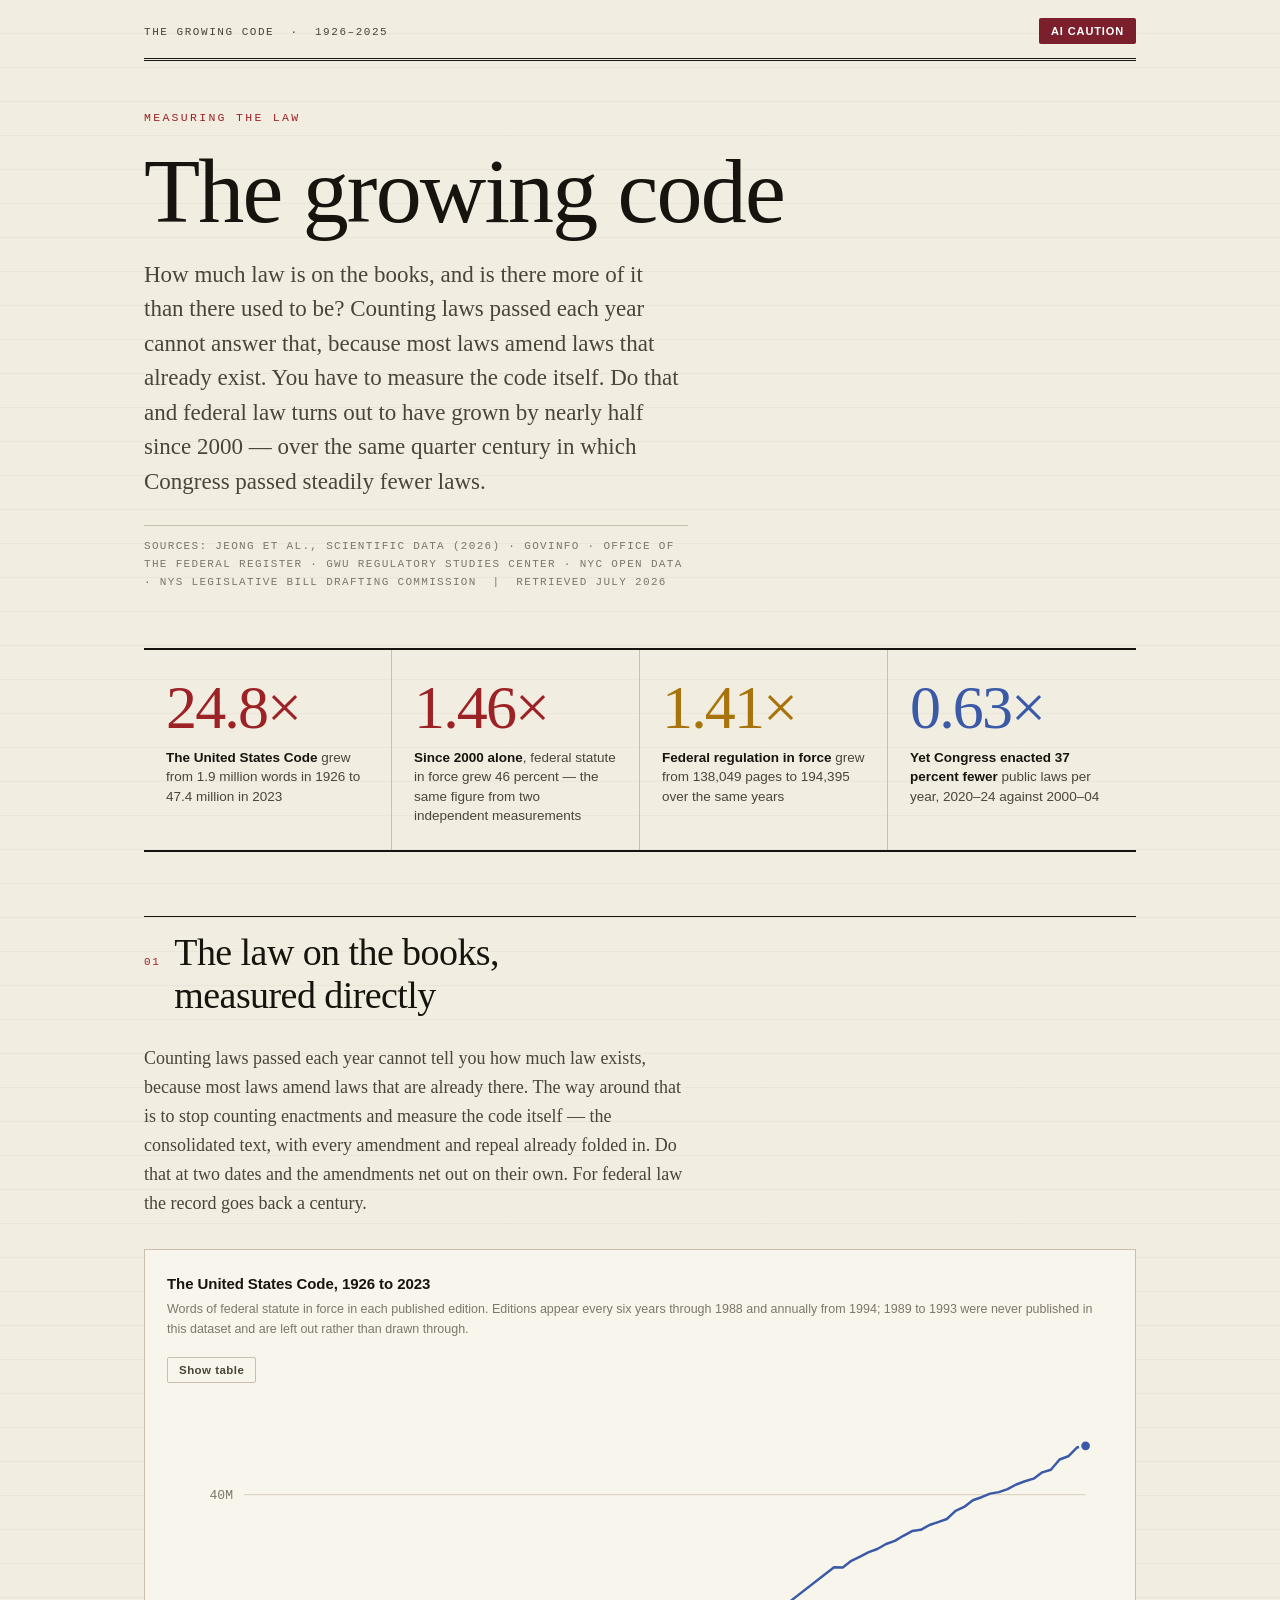
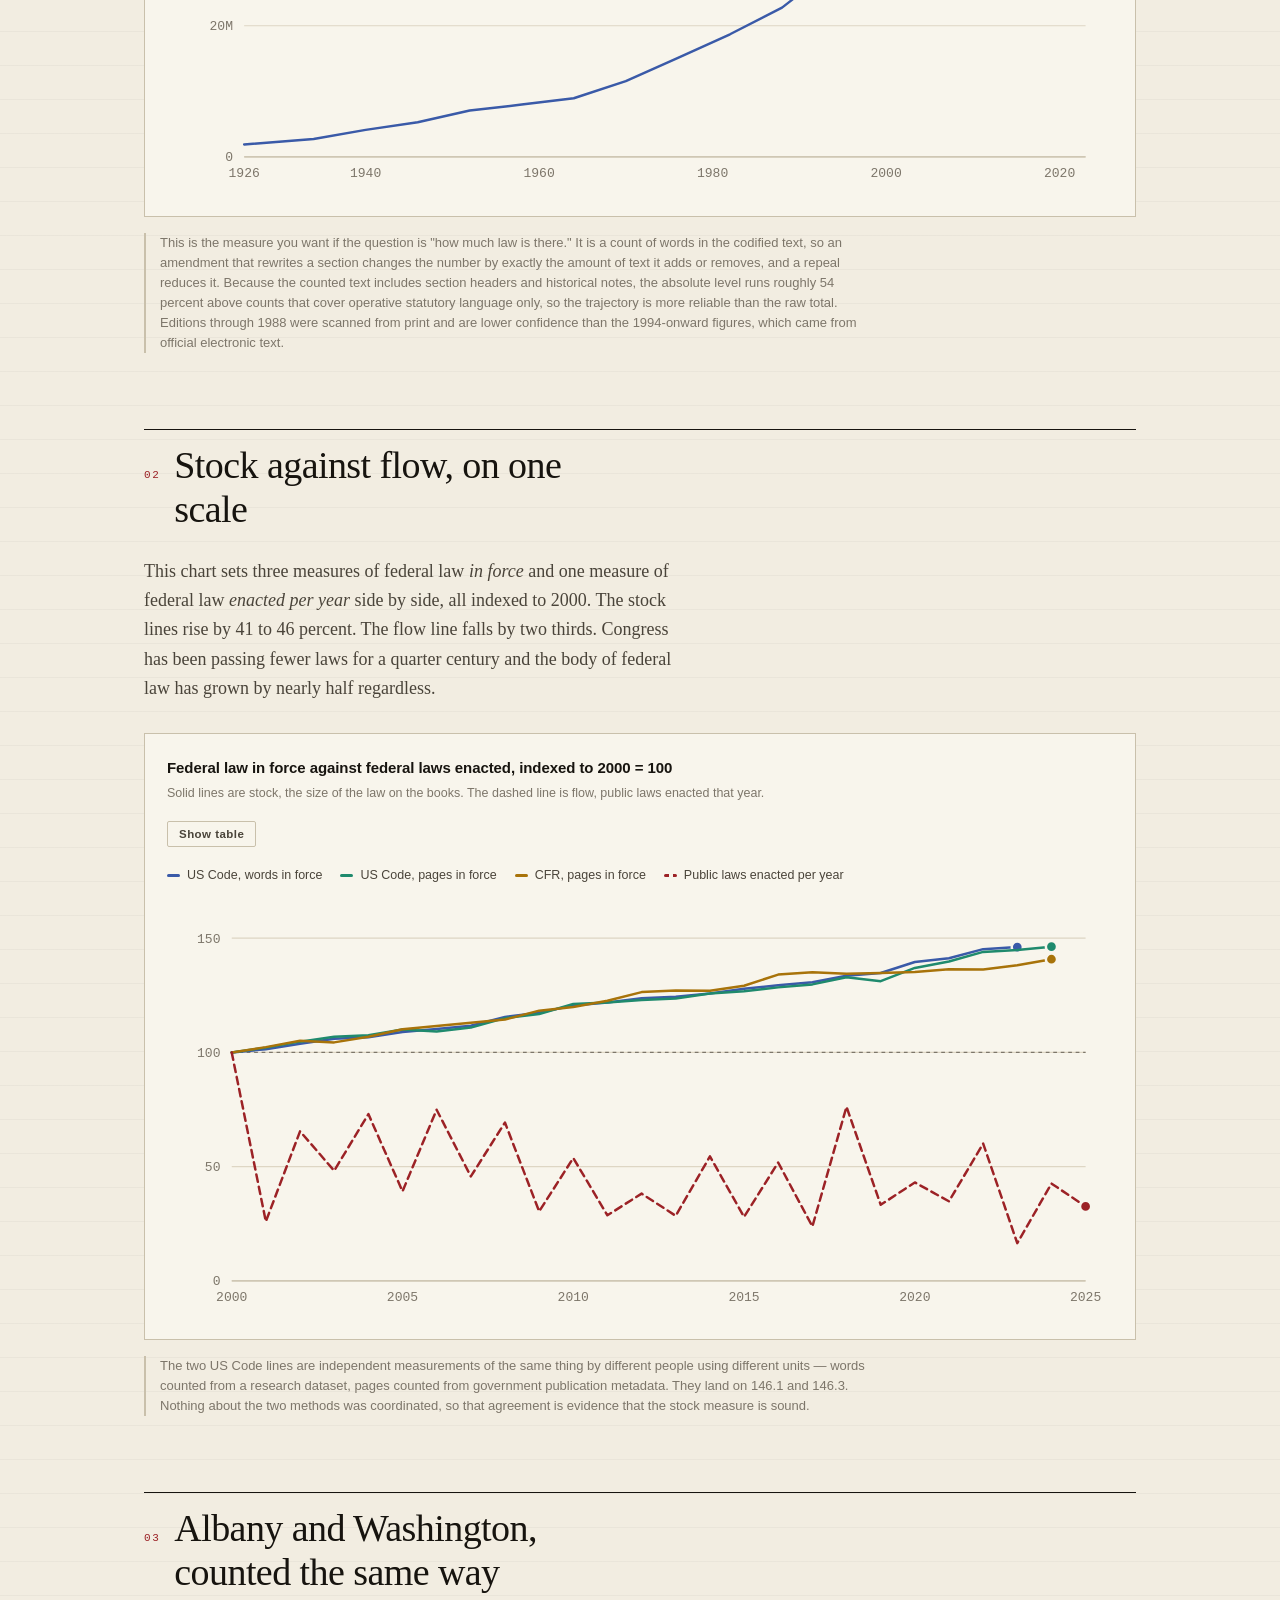
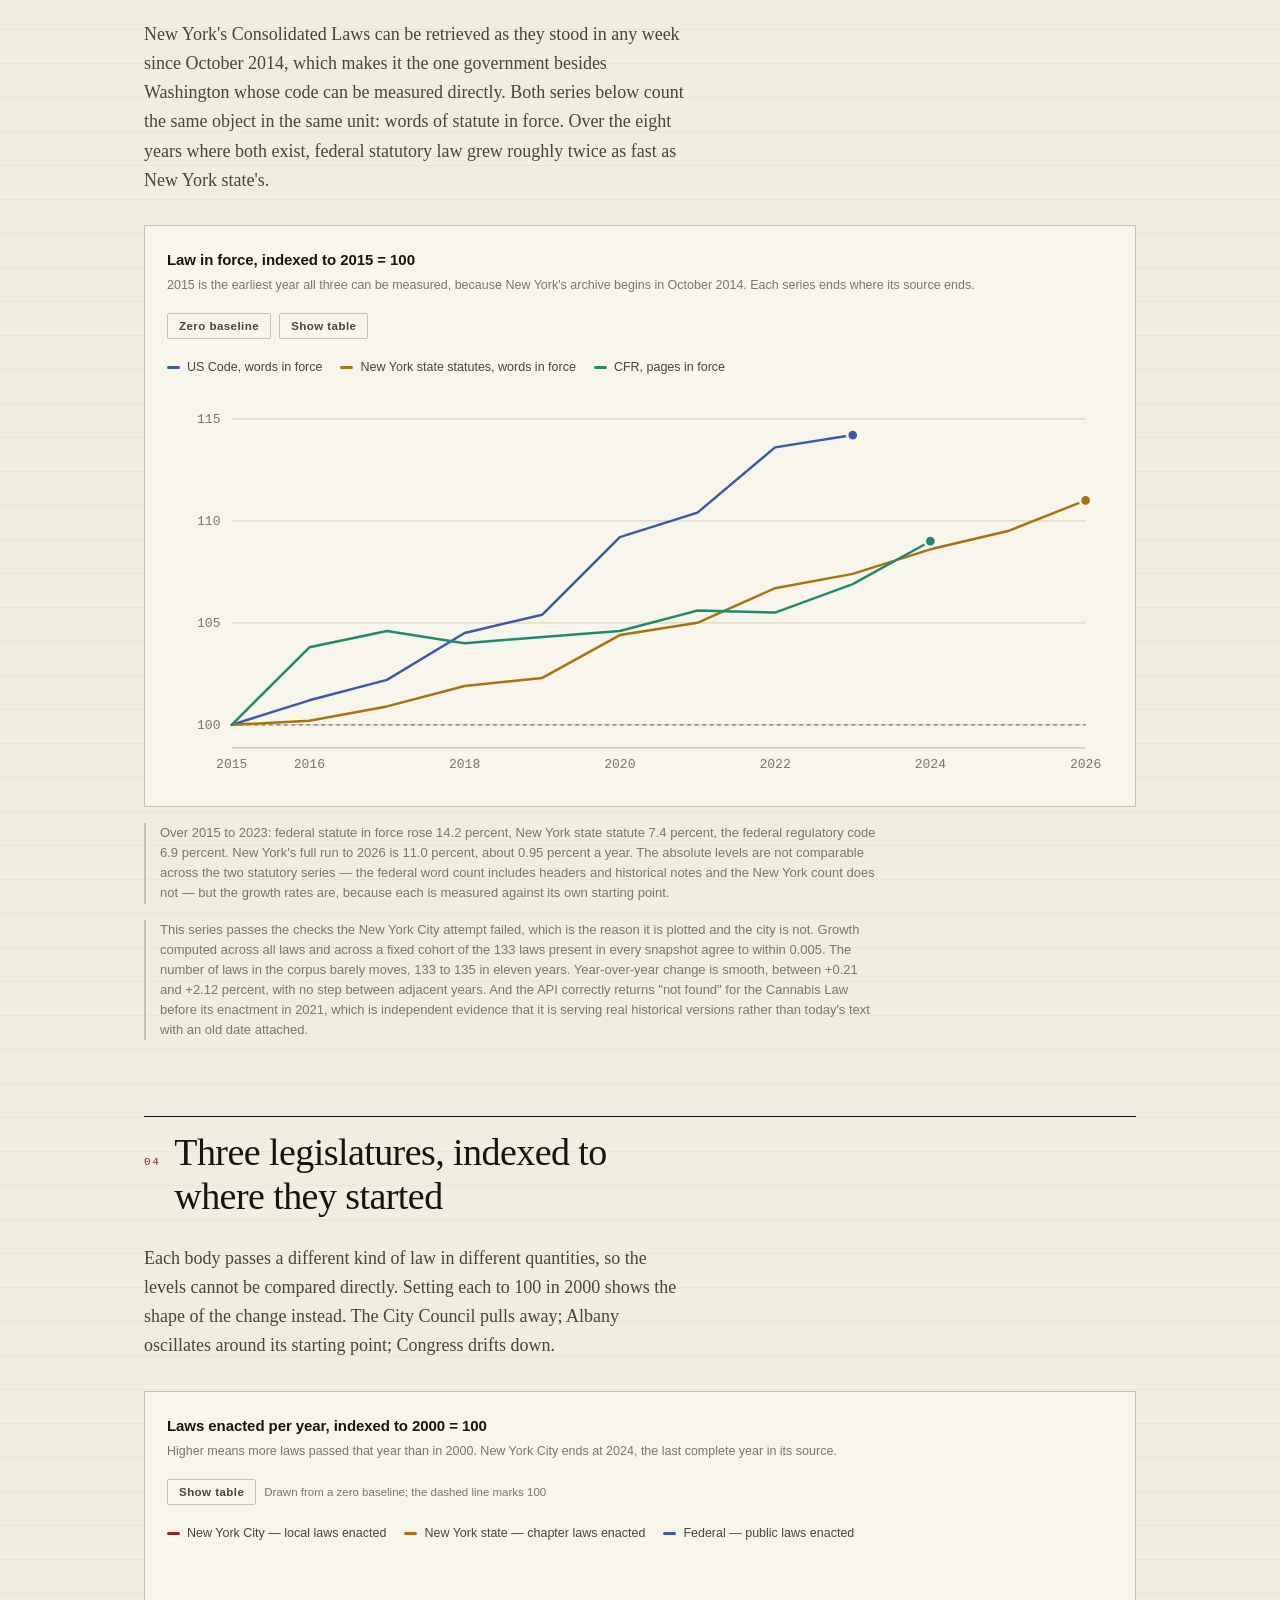
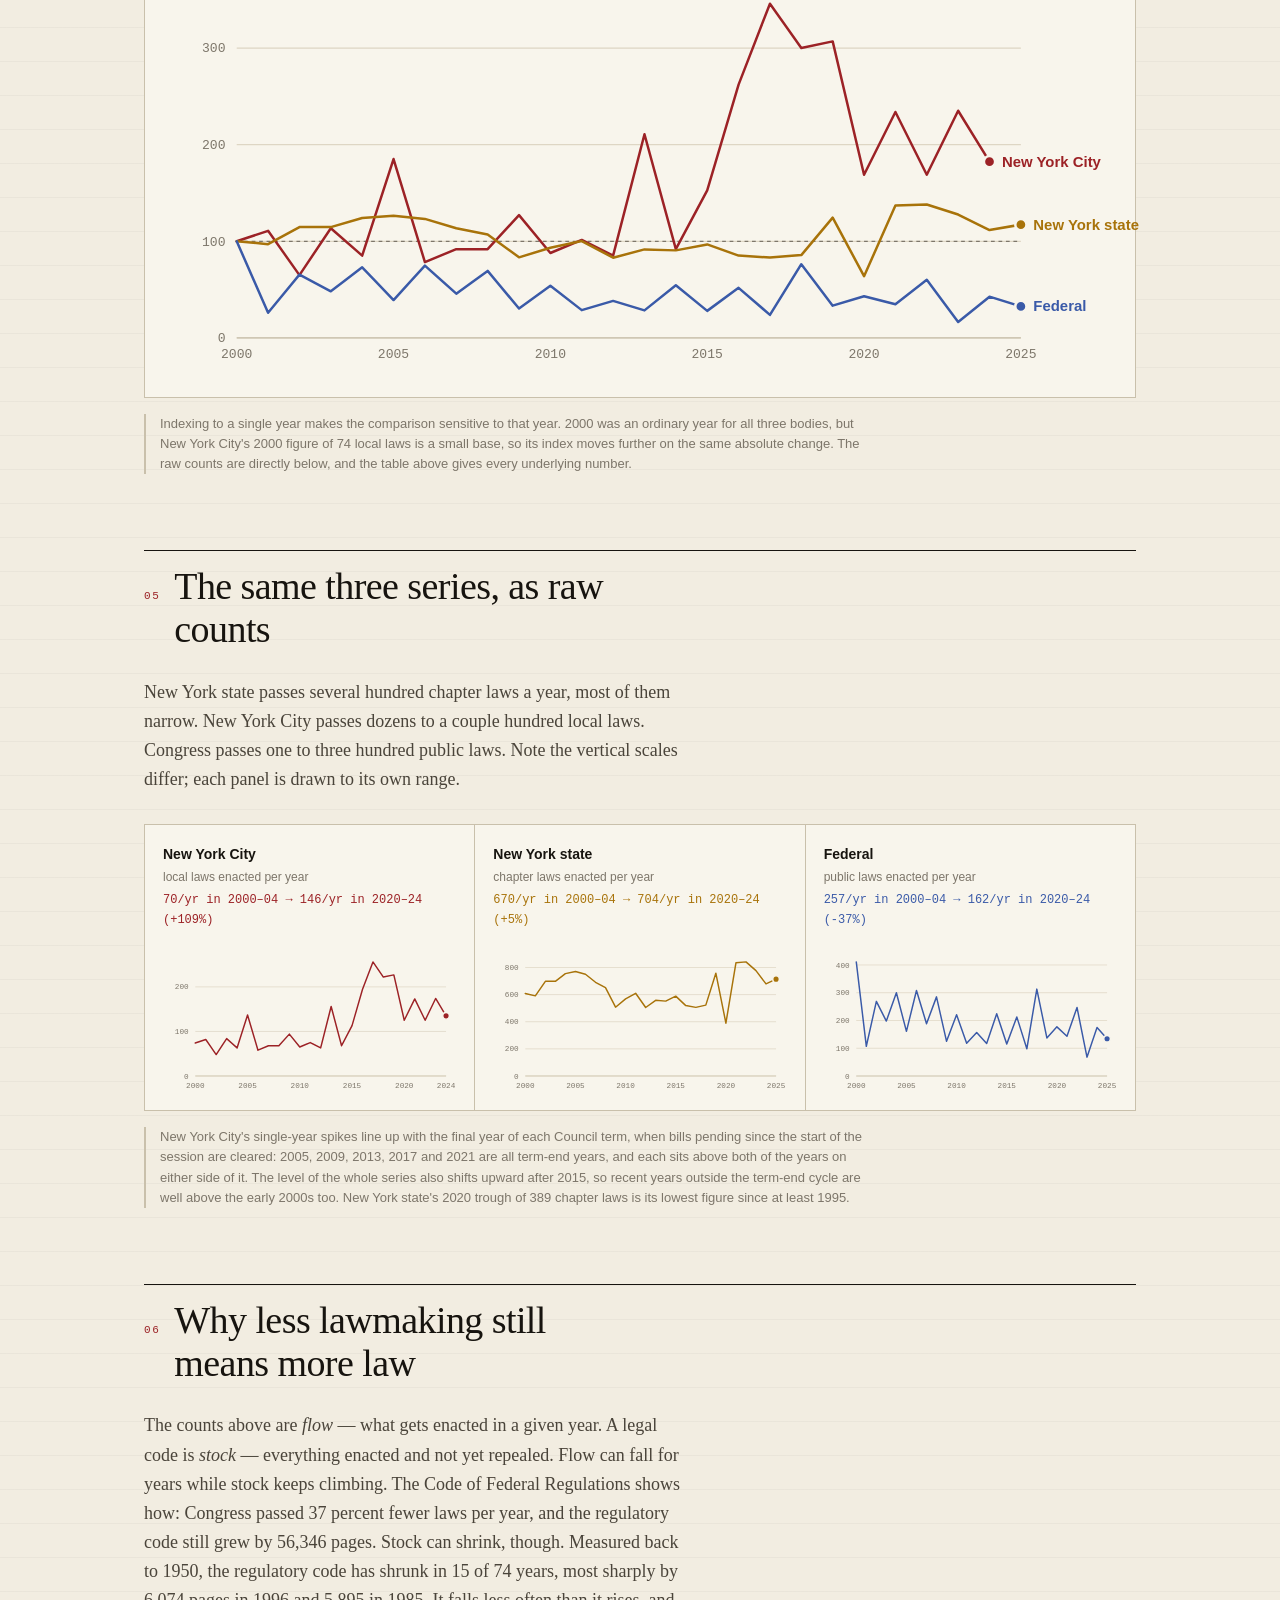
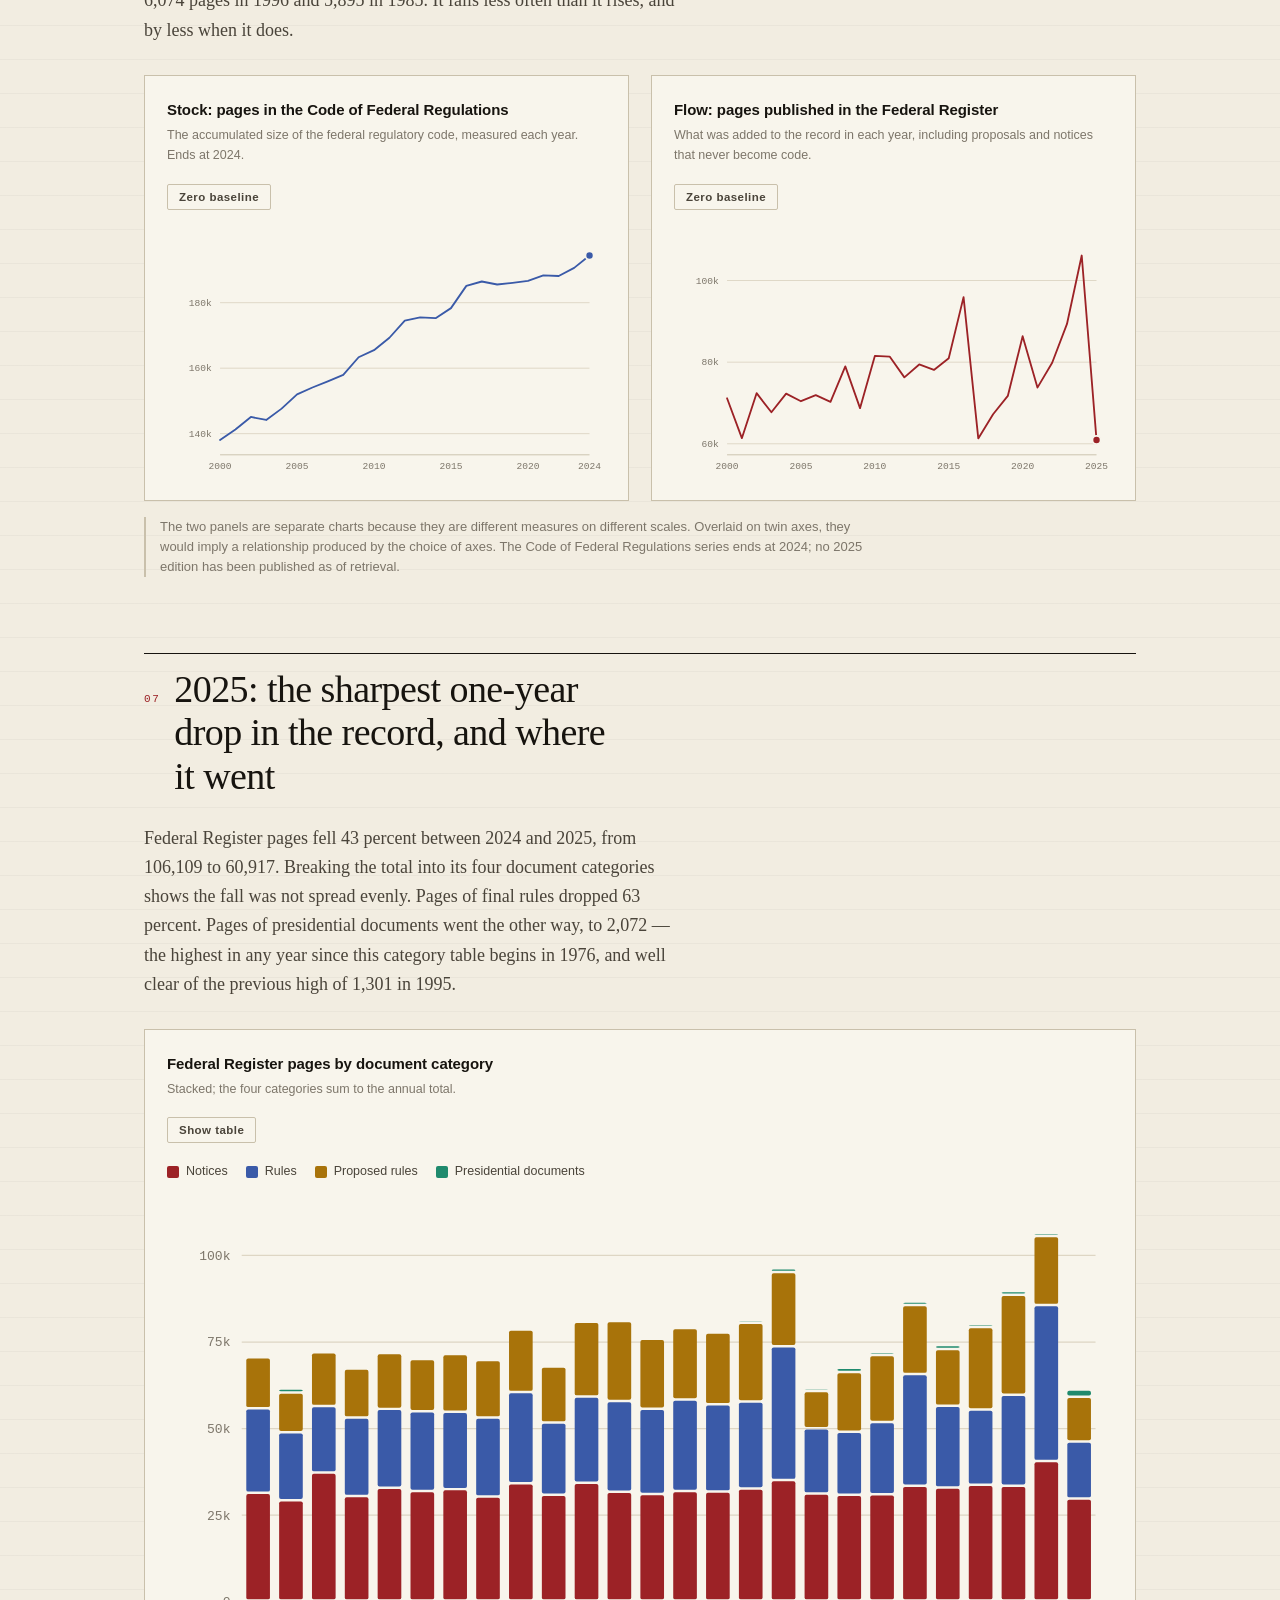
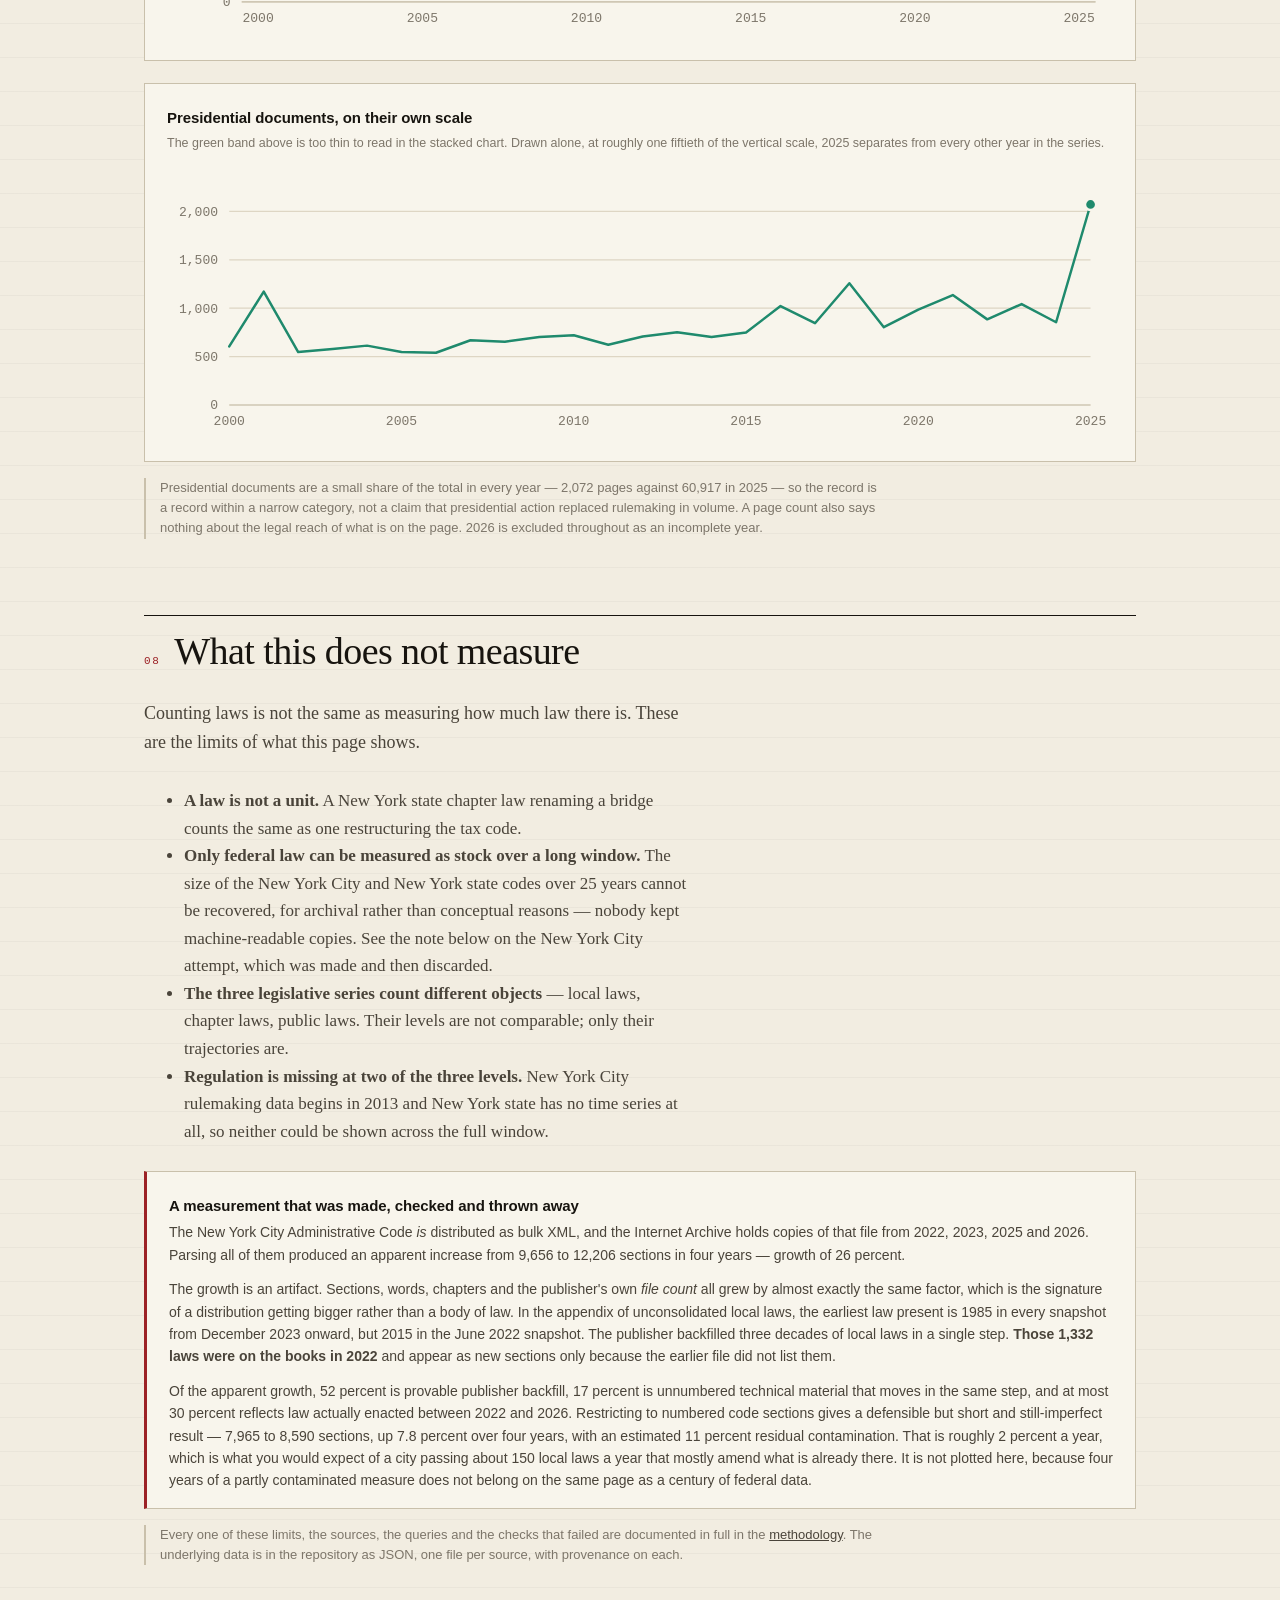
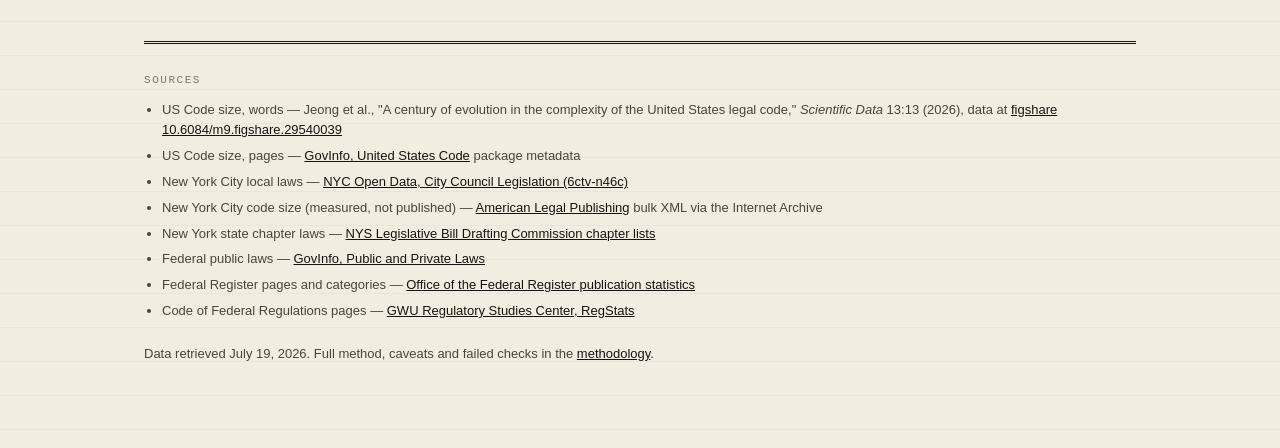
<file: index.html>
<!doctype html>
<html lang="en">
<head>
<meta charset="utf-8">
<meta name="viewport" content="width=device-width, initial-scale=1">
<title>The growing code — how much law is on the books, and how much more than there used to be</title>
<meta name="description" content="The US Code grew from 1.9 million words in 1926 to 47.4 million in 2023 — and by 46 percent since 2000, while Congress passed steadily fewer laws.">
<link rel="stylesheet" href="styles.css?v=5">
</head>
<body>

<div class="wrap">

  <header class="site-header">
    <div class="colophon">The growing code &nbsp;·&nbsp; 1926&ndash;2025</div>
    <button class="ai-caution-btn" id="aiCautionBtn">AI caution</button>
    <div class="ai-caution-pop" id="aiCautionPop" hidden>
      <strong>How this was made</strong>
      <ul>
        <li>Built with AI assistance (Claude). A human editor has not yet reviewed it.</li>
        <li>Every number is pulled directly from a government source by query or scrape; none was typed by hand or estimated.</li>
        <li>Anchor values were checked against independently verified figures before the series were accepted &mdash; the checks and the ones that failed are listed in the <a href="methodology.html">methodology</a>.</li>
        <li>Two different things are measured here: the <em>size of the law in force</em> (stock) and <em>laws enacted per year</em> (flow). They are labelled distinctly and are not interchangeable.</li>
        <li>The three legislative series count different objects and are not comparable in level, only in trajectory.</li><li>One measurement was completed, found to be a publisher artifact and discarded. It is documented in the <a href="methodology.html">methodology</a> along with the reasoning.</li>
      </ul>
    </div>
  </header>

  <div class="masthead">
    <p class="kicker">Measuring the law</p>
    <h1>The growing code</h1>
    <p class="dek">How much law is on the books, and is there more of it than there used to be? Counting laws passed each year cannot answer that, because most laws amend laws that already exist. You have to measure the code itself. Do that and federal law turns out to have grown by nearly half since 2000 &mdash; over the same quarter century in which Congress passed steadily fewer laws.</p>
    <p class="byline">Sources: Jeong et al., Scientific Data (2026) · GovInfo · Office of the Federal Register · GWU Regulatory Studies Center · NYC Open Data · NYS Legislative Bill Drafting Commission &nbsp;|&nbsp; Retrieved July 2026</p>
  </div>

  <div class="figures">
    <div class="fig">
      <div class="fig-num up">24.8&times;</div>
      <div class="fig-label"><b>The United States Code</b> grew from 1.9 million words in 1926 to 47.4 million in 2023</div>
    </div>
    <div class="fig">
      <div class="fig-num up">1.46&times;</div>
      <div class="fig-label"><b>Since 2000 alone</b>, federal statute in force grew 46 percent &mdash; the same figure from two independent measurements</div>
    </div>
    <div class="fig">
      <div class="fig-num flat">1.41&times;</div>
      <div class="fig-label"><b>Federal regulation in force</b> grew from 138,049 pages to 194,395 over the same years</div>
    </div>
    <div class="fig">
      <div class="fig-num down">0.63&times;</div>
      <div class="fig-label"><b>Yet Congress enacted 37 percent fewer</b> public laws per year, 2020&ndash;24 against 2000&ndash;04</div>
    </div>
  </div>

  <!-- 0 -->
  <section>
    <div class="sec-head">
      <span class="sec-num">01</span>
      <h2>The law on the books, measured directly</h2>
    </div>
    <p class="standfirst">Counting laws passed each year cannot tell you how much law exists, because most laws amend laws that are already there. The way around that is to stop counting enactments and measure the code itself &mdash; the consolidated text, with every amendment and repeal already folded in. Do that at two dates and the amendments net out on their own. For federal law the record goes back a century.</p>

    <div class="chart-card">
      <p class="chart-title">The United States Code, 1926 to 2023</p>
      <p class="chart-sub">Words of federal statute in force in each published edition. Editions appear every six years through 1988 and annually from 1994; 1989 to 1993 were never published in this dataset and are left out rather than drawn through.</p>
      <div class="controls">
        <button class="toggle" id="btnUscTable" aria-pressed="false">Show table</button>
      </div>
      <div id="chartUsc"></div>
      <div class="table-wrap" id="tableUsc" hidden></div>
    </div>

    <p class="note">This is the measure you want if the question is "how much law is there." It is a count of words in the codified text, so an amendment that rewrites a section changes the number by exactly the amount of text it adds or removes, and a repeal reduces it. Because the counted text includes section headers and historical notes, the absolute level runs roughly 54 percent above counts that cover operative statutory language only, so the trajectory is more reliable than the raw total. Editions through 1988 were scanned from print and are lower confidence than the 1994-onward figures, which came from official electronic text.</p>
  </section>

  <!-- 1 -->
  <section>
    <div class="sec-head">
      <span class="sec-num">02</span>
      <h2>Stock against flow, on one scale</h2>
    </div>
    <p class="standfirst">This chart sets three measures of federal law <em>in force</em> and one measure of federal law <em>enacted per year</em> side by side, all indexed to 2000. The stock lines rise by 41 to 46 percent. The flow line falls by two thirds. Congress has been passing fewer laws for a quarter century and the body of federal law has grown by nearly half regardless.</p>

    <div class="chart-card">
      <p class="chart-title">Federal law in force against federal laws enacted, indexed to 2000 = 100</p>
      <p class="chart-sub">Solid lines are stock, the size of the law on the books. The dashed line is flow, public laws enacted that year.</p>
      <div class="controls">
        <button class="toggle" id="btnSfTable" aria-pressed="false">Show table</button>
      </div>
      <div class="legend" id="legendSf"></div>
      <div id="chartSf"></div>
      <div class="table-wrap" id="tableSf" hidden></div>
    </div>

    <p class="note">The two US Code lines are independent measurements of the same thing by different people using different units &mdash; words counted from a research dataset, pages counted from government publication metadata. They land on 146.1 and 146.3. Nothing about the two methods was coordinated, so that agreement is evidence that the stock measure is sound.</p>
  </section>

  <!-- 2b -->
  <section>
    <div class="sec-head">
      <span class="sec-num">03</span>
      <h2>Albany and Washington, counted the same way</h2>
    </div>
    <p class="standfirst">New York's Consolidated Laws can be retrieved as they stood in any week since October 2014, which makes it the one government besides Washington whose code can be measured directly. Both series below count the same object in the same unit: words of statute in force. Over the eight years where both exist, federal statutory law grew roughly twice as fast as New York state's.</p>

    <div class="chart-card">
      <p class="chart-title">Law in force, indexed to 2015 = 100</p>
      <p class="chart-sub">2015 is the earliest year all three can be measured, because New York's archive begins in October 2014. Each series ends where its source ends.</p>
      <div class="controls">
        <button class="toggle" id="btnNyZero" aria-pressed="false">Zero baseline</button>
        <button class="toggle" id="btnNyTable" aria-pressed="false">Show table</button>
      </div>
      <div class="legend" id="legendNy"></div>
      <div id="chartNy"></div>
      <div class="table-wrap" id="tableNy" hidden></div>
    </div>

    <p class="note">Over 2015 to 2023: federal statute in force rose 14.2 percent, New York state statute 7.4 percent, the federal regulatory code 6.9 percent. New York's full run to 2026 is 11.0 percent, about 0.95 percent a year. The absolute levels are not comparable across the two statutory series &mdash; the federal word count includes headers and historical notes and the New York count does not &mdash; but the growth rates are, because each is measured against its own starting point.</p>

    <p class="note">This series passes the checks the New York City attempt failed, which is the reason it is plotted and the city is not. Growth computed across all laws and across a fixed cohort of the 133 laws present in every snapshot agree to within 0.005. The number of laws in the corpus barely moves, 133 to 135 in eleven years. Year-over-year change is smooth, between +0.21 and +2.12 percent, with no step between adjacent years. And the API correctly returns "not found" for the Cannabis Law before its enactment in 2021, which is independent evidence that it is serving real historical versions rather than today's text with an old date attached.</p>
  </section>

  <!-- 2 -->
  <section>
    <div class="sec-head">
      <span class="sec-num">04</span>
      <h2>Three legislatures, indexed to where they started</h2>
    </div>
    <p class="standfirst">Each body passes a different kind of law in different quantities, so the levels cannot be compared directly. Setting each to 100 in 2000 shows the shape of the change instead. The City Council pulls away; Albany oscillates around its starting point; Congress drifts down.</p>

    <div class="chart-card">
      <p class="chart-title">Laws enacted per year, indexed to 2000 = 100</p>
      <p class="chart-sub">Higher means more laws passed that year than in 2000. New York City ends at 2024, the last complete year in its source.</p>
      <div class="controls">
        <button class="toggle" id="btnIndexTable" aria-pressed="false">Show table</button>
        <span style="font-family:var(--sans);font-size:11.5px;color:var(--ink-3)">Drawn from a zero baseline; the dashed line marks 100</span>
      </div>
      <div class="legend" id="legendIndex"></div>
      <div id="chartIndex"></div>
      <div class="table-wrap" id="tableIndex" hidden></div>
    </div>

    <p class="note">Indexing to a single year makes the comparison sensitive to that year. 2000 was an ordinary year for all three bodies, but New York City's 2000 figure of 74 local laws is a small base, so its index moves further on the same absolute change. The raw counts are directly below, and the table above gives every underlying number.</p>
  </section>

  <!-- 2 -->
  <section>
    <div class="sec-head">
      <span class="sec-num">05</span>
      <h2>The same three series, as raw counts</h2>
    </div>
    <p class="standfirst">New York state passes several hundred chapter laws a year, most of them narrow. New York City passes dozens to a couple hundred local laws. Congress passes one to three hundred public laws. Note the vertical scales differ; each panel is drawn to its own range.</p>

    <div class="smalls" id="smalls"></div>

    <p class="note">New York City's single-year spikes line up with the final year of each Council term, when bills pending since the start of the session are cleared: 2005, 2009, 2013, 2017 and 2021 are all term-end years, and each sits above both of the years on either side of it. The level of the whole series also shifts upward after 2015, so recent years outside the term-end cycle are well above the early 2000s too. New York state's 2020 trough of 389 chapter laws is its lowest figure since at least 1995.</p>
  </section>

  <!-- 3 -->
  <section>
    <div class="sec-head">
      <span class="sec-num">06</span>
      <h2>Why less lawmaking still means more law</h2>
    </div>
    <p class="standfirst">The counts above are <em>flow</em> &mdash; what gets enacted in a given year. A legal code is <em>stock</em> &mdash; everything enacted and not yet repealed. Flow can fall for years while stock keeps climbing. The Code of Federal Regulations shows how: Congress passed 37 percent fewer laws per year, and the regulatory code still grew by 56,346 pages. Stock can shrink, though. Measured back to 1950, the regulatory code has shrunk in 15 of 74 years, most sharply by 6,074 pages in 1996 and 5,895 in 1985. It falls less often than it rises, and by less when it does.</p>

    <div class="pair">
      <div class="chart-card">
        <p class="chart-title">Stock: pages in the Code of Federal Regulations</p>
        <p class="chart-sub">The accumulated size of the federal regulatory code, measured each year. Ends at 2024.</p>
        <div class="controls">
          <button class="toggle" id="btnCfrZero" aria-pressed="false">Zero baseline</button>
        </div>
        <div id="chartCfr"></div>
      </div>
      <div class="chart-card">
        <p class="chart-title">Flow: pages published in the Federal Register</p>
        <p class="chart-sub">What was added to the record in each year, including proposals and notices that never become code.</p>
        <div class="controls">
          <button class="toggle" id="btnFrZero" aria-pressed="false">Zero baseline</button>
        </div>
        <div id="chartFrp"></div>
      </div>
    </div>

    <p class="note">The two panels are separate charts because they are different measures on different scales. Overlaid on twin axes, they would imply a relationship produced by the choice of axes. The Code of Federal Regulations series ends at 2024; no 2025 edition has been published as of retrieval.</p>
  </section>

  <!-- 4 -->
  <section>
    <div class="sec-head">
      <span class="sec-num">07</span>
      <h2>2025: the sharpest one-year drop in the record, and where it went</h2>
    </div>
    <p class="standfirst">Federal Register pages fell 43 percent between 2024 and 2025, from 106,109 to 60,917. Breaking the total into its four document categories shows the fall was not spread evenly. Pages of final rules dropped 63 percent. Pages of presidential documents went the other way, to 2,072 &mdash; the highest in any year since this category table begins in 1976, and well clear of the previous high of 1,301 in 1995.</p>

    <div class="chart-card">
      <p class="chart-title">Federal Register pages by document category</p>
      <p class="chart-sub">Stacked; the four categories sum to the annual total.</p>
      <div class="controls">
        <button class="toggle" id="btnCatTable" aria-pressed="false">Show table</button>
      </div>
      <div class="legend" id="legendCat"></div>
      <div id="chartCat"></div>
      <div class="table-wrap" id="tableCat" hidden></div>
    </div>

    <div class="chart-card" style="margin-top:22px">
      <p class="chart-title">Presidential documents, on their own scale</p>
      <p class="chart-sub">The green band above is too thin to read in the stacked chart. Drawn alone, at roughly one fiftieth of the vertical scale, 2025 separates from every other year in the series.</p>
      <div id="chartPres"></div>
    </div>

    <p class="note">Presidential documents are a small share of the total in every year &mdash; 2,072 pages against 60,917 in 2025 &mdash; so the record is a record within a narrow category, not a claim that presidential action replaced rulemaking in volume. A page count also says nothing about the legal reach of what is on the page. 2026 is excluded throughout as an incomplete year.</p>
  </section>

  <!-- 5 -->
  <section>
    <div class="sec-head">
      <span class="sec-num">08</span>
      <h2>What this does not measure</h2>
    </div>
    <p class="standfirst">Counting laws is not the same as measuring how much law there is. These are the limits of what this page shows.</p>
    <ul style="max-width:var(--measure); color:var(--ink-2); font-size:17px;">
      <li><b>A law is not a unit.</b> A New York state chapter law renaming a bridge counts the same as one restructuring the tax code.</li>
      <li><b>Only federal law can be measured as stock over a long window.</b> The size of the New York City and New York state codes over 25 years cannot be recovered, for archival rather than conceptual reasons &mdash; nobody kept machine-readable copies. See the note below on the New York City attempt, which was made and then discarded.</li>
      <li><b>The three legislative series count different objects</b> &mdash; local laws, chapter laws, public laws. Their levels are not comparable; only their trajectories are.</li>
      <li><b>Regulation is missing at two of the three levels.</b> New York City rulemaking data begins in 2013 and New York state has no time series at all, so neither could be shown across the full window.</li>
    </ul>
    <div class="chart-card" style="margin-top:26px;border-left:3px solid var(--nyc)">
      <p class="chart-title">A measurement that was made, checked and thrown away</p>
      <p style="font-family:var(--sans);font-size:14px;line-height:1.6;color:var(--ink-2);margin:0 0 12px">
        The New York City Administrative Code <em>is</em> distributed as bulk XML, and the Internet Archive holds copies of that file from 2022, 2023, 2025 and 2026. Parsing all of them produced an apparent increase from 9,656 to 12,206 sections in four years &mdash; growth of 26 percent.
      </p>
      <p style="font-family:var(--sans);font-size:14px;line-height:1.6;color:var(--ink-2);margin:0 0 12px">
        The growth is an artifact. Sections, words, chapters and the publisher's own <em>file count</em> all grew by almost exactly the same factor, which is the signature of a distribution getting bigger rather than a body of law. In the appendix of unconsolidated local laws, the earliest law present is 1985 in every snapshot from December 2023 onward, but 2015 in the June 2022 snapshot. The publisher backfilled three decades of local laws in a single step. <b>Those 1,332 laws were on the books in 2022</b> and appear as new sections only because the earlier file did not list them.
      </p>
      <p style="font-family:var(--sans);font-size:14px;line-height:1.6;color:var(--ink-2);margin:0">
        Of the apparent growth, 52 percent is provable publisher backfill, 17 percent is unnumbered technical material that moves in the same step, and at most 30 percent reflects law actually enacted between 2022 and 2026. Restricting to numbered code sections gives a defensible but short and still-imperfect result &mdash; 7,965 to 8,590 sections, up 7.8 percent over four years, with an estimated 11 percent residual contamination. That is roughly 2 percent a year, which is what you would expect of a city passing about 150 local laws a year that mostly amend what is already there. It is not plotted here, because four years of a partly contaminated measure does not belong on the same page as a century of federal data.
      </p>
    </div>

    <p class="note">Every one of these limits, the sources, the queries and the checks that failed are documented in full in the <a href="methodology.html">methodology</a>. The underlying data is in the repository as JSON, one file per source, with provenance on each.</p>
  </section>

  <footer>
    <h3>Sources</h3>
    <ul>
      <li>US Code size, words &mdash; Jeong et al., "A century of evolution in the complexity of the United States legal code," <i>Scientific Data</i> 13:13 (2026), data at <a href="https://doi.org/10.6084/m9.figshare.29540039">figshare 10.6084/m9.figshare.29540039</a></li>
      <li>US Code size, pages &mdash; <a href="https://www.govinfo.gov/app/collection/uscode">GovInfo, United States Code</a> package metadata</li>
      <li>New York City local laws &mdash; <a href="https://data.cityofnewyork.us/City-Government/City-Council-Legislation-Bills-and-Local-Laws/6ctv-n46c">NYC Open Data, City Council Legislation (6ctv-n46c)</a></li>
      <li>New York City code size (measured, not published) &mdash; <a href="https://codelibrary.amlegal.com/codes/newyorkcity/latest/NYC">American Legal Publishing</a> bulk XML via the Internet Archive</li>
      <li>New York state chapter laws &mdash; <a href="http://public.leginfo.state.ny.us/">NYS Legislative Bill Drafting Commission chapter lists</a></li>
      <li>Federal public laws &mdash; <a href="https://www.govinfo.gov/app/collection/plaw">GovInfo, Public and Private Laws</a></li>
      <li>Federal Register pages and categories &mdash; <a href="https://www.federalregister.gov/reader-aids/federal-register-statistics/category-page-statistics">Office of the Federal Register publication statistics</a></li>
      <li>Code of Federal Regulations pages &mdash; <a href="https://regulatorystudies.columbian.gwu.edu/regstats">GWU Regulatory Studies Center, RegStats</a></li>
    </ul>
    <p style="margin-top:22px;">Data retrieved July 19, 2026. Full method, caveats and failed checks in the <a href="methodology.html">methodology</a>.</p>
  </footer>

</div>

<div class="tip" id="tip"></div>

<script src="app.js?v=5"></script>
</body>
</html>
</file>
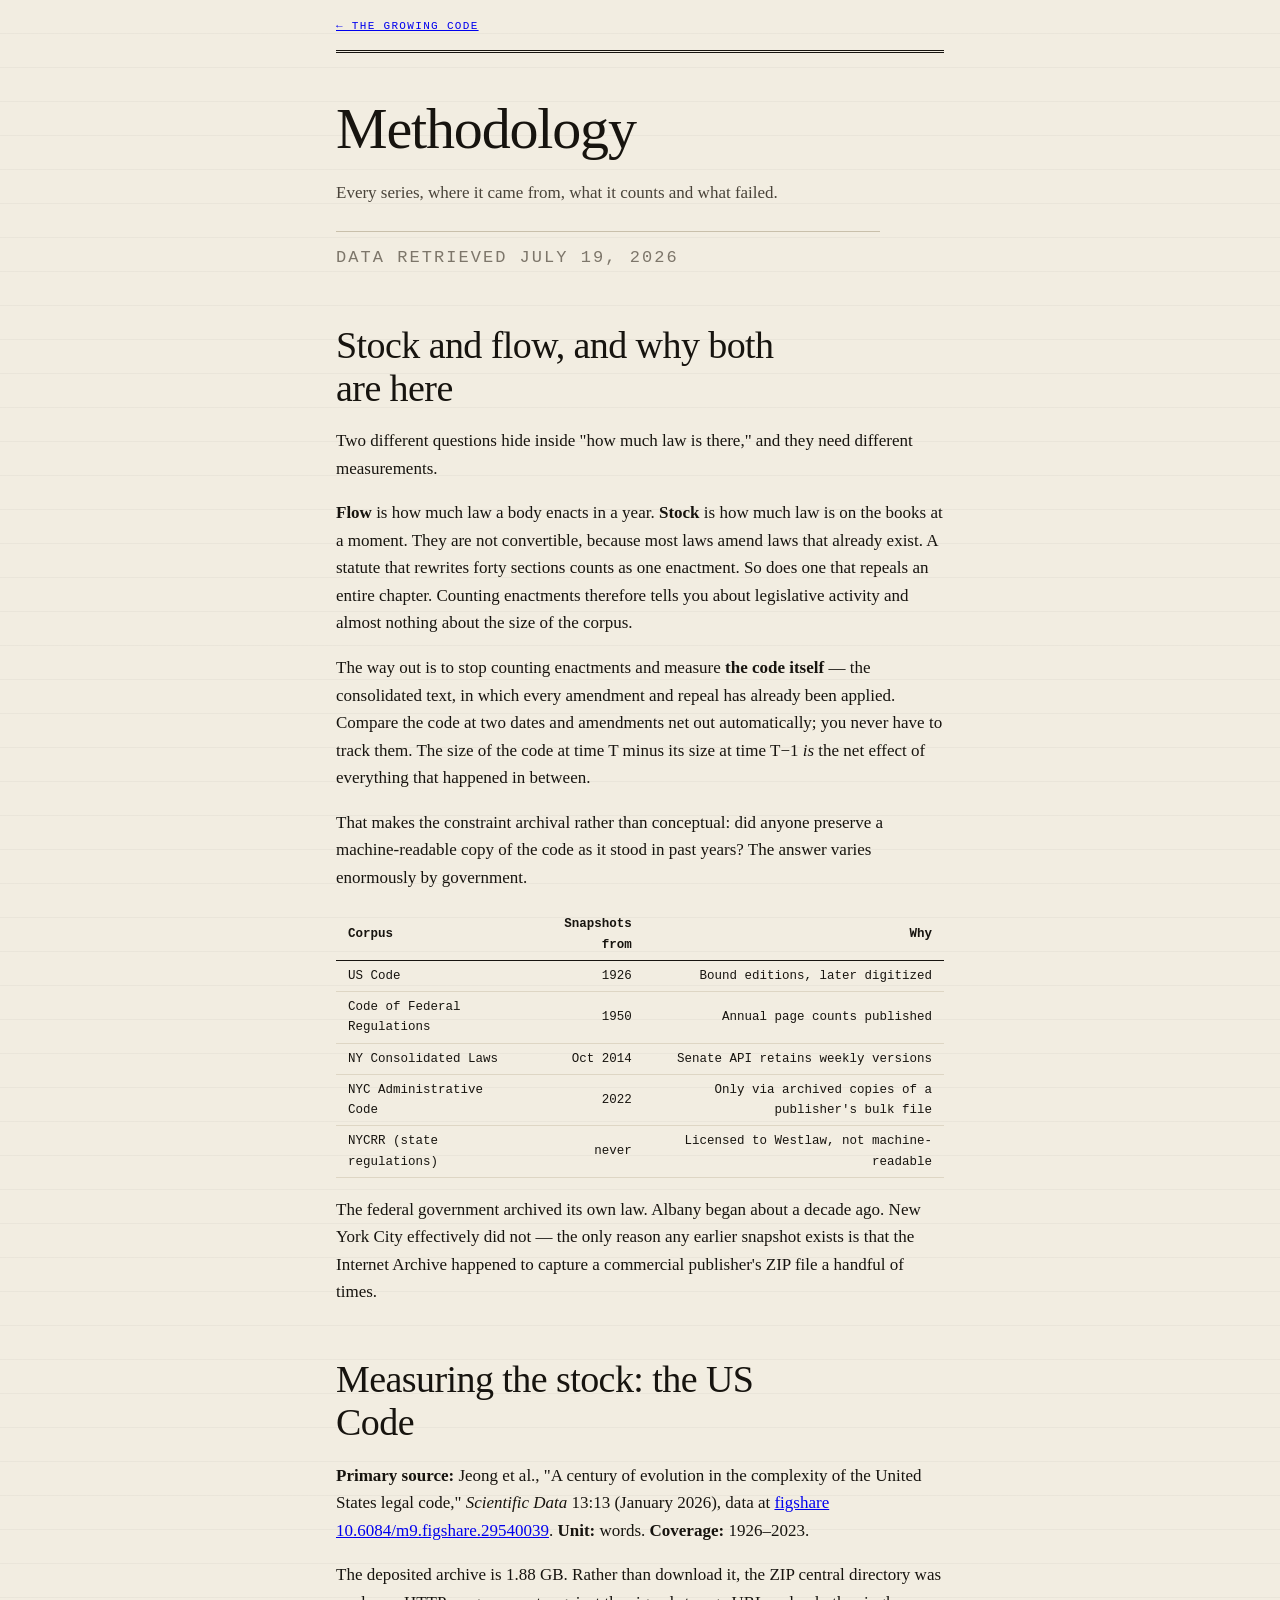
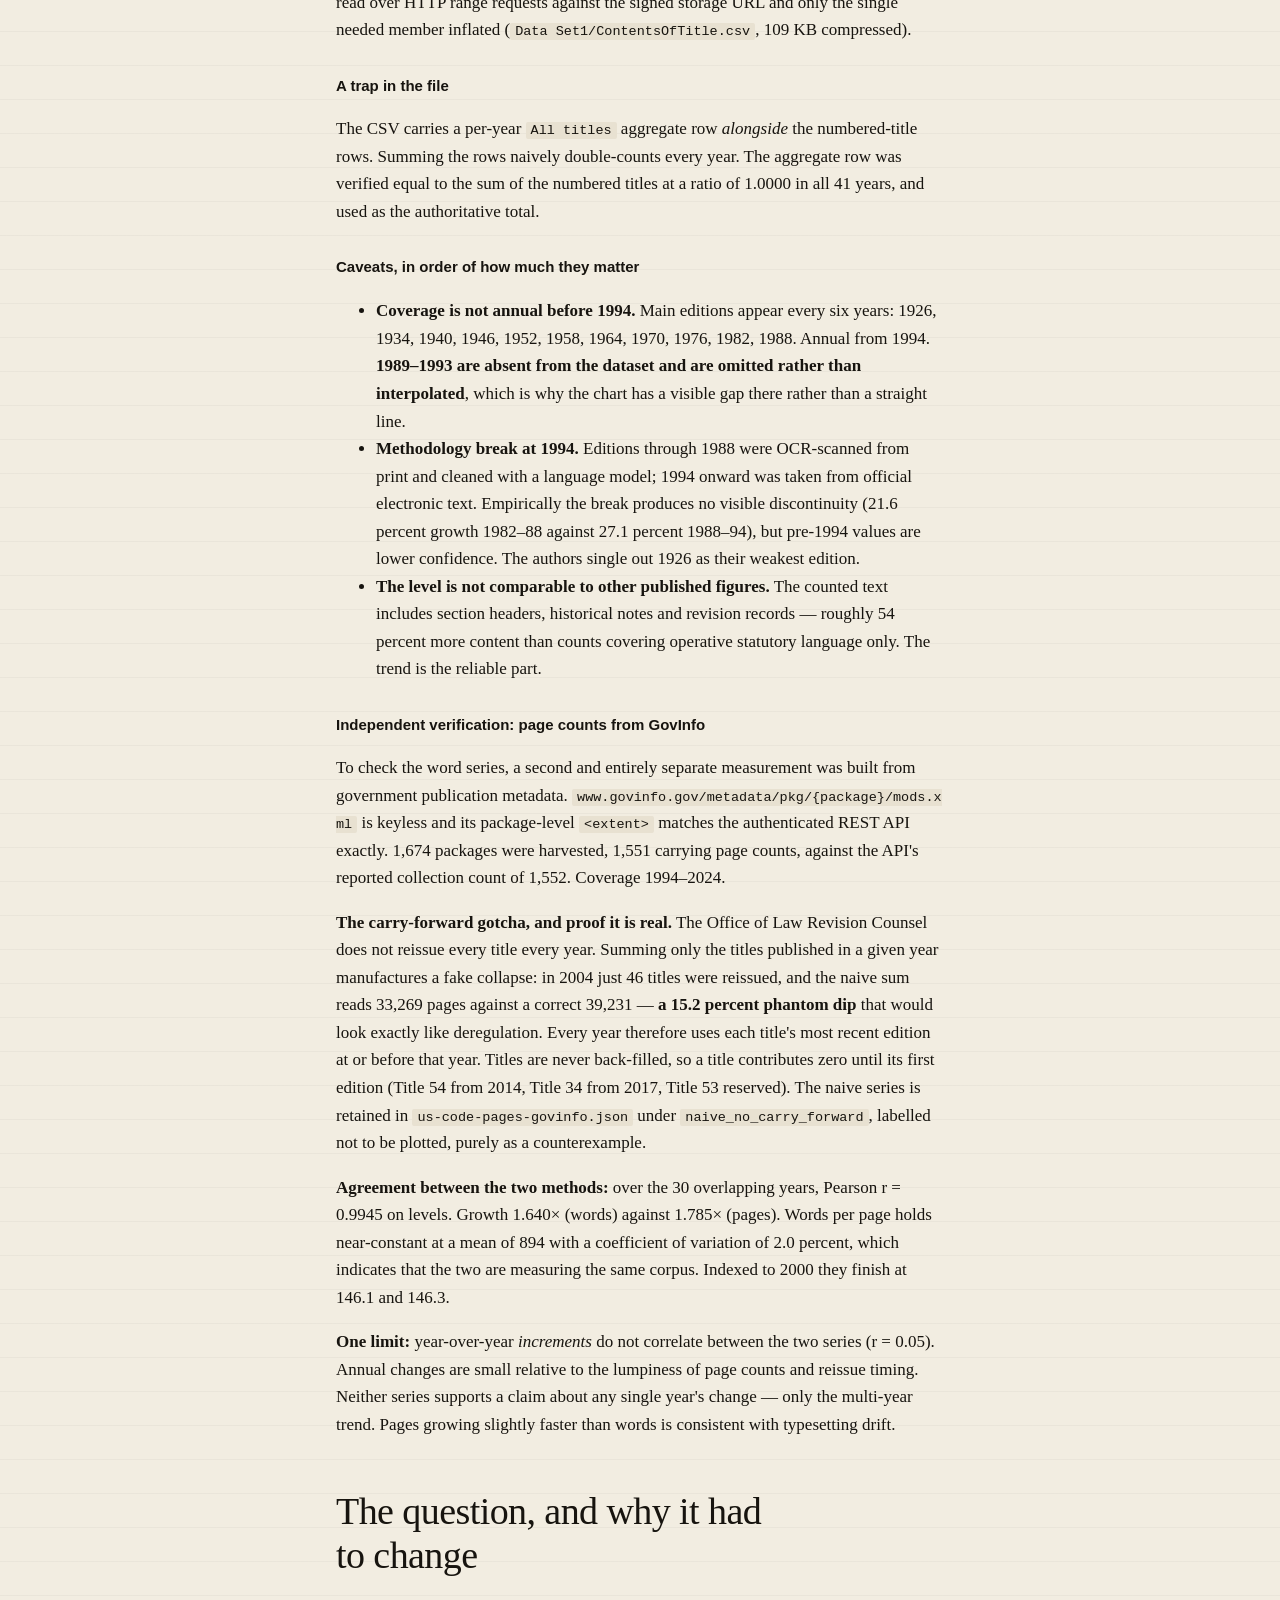
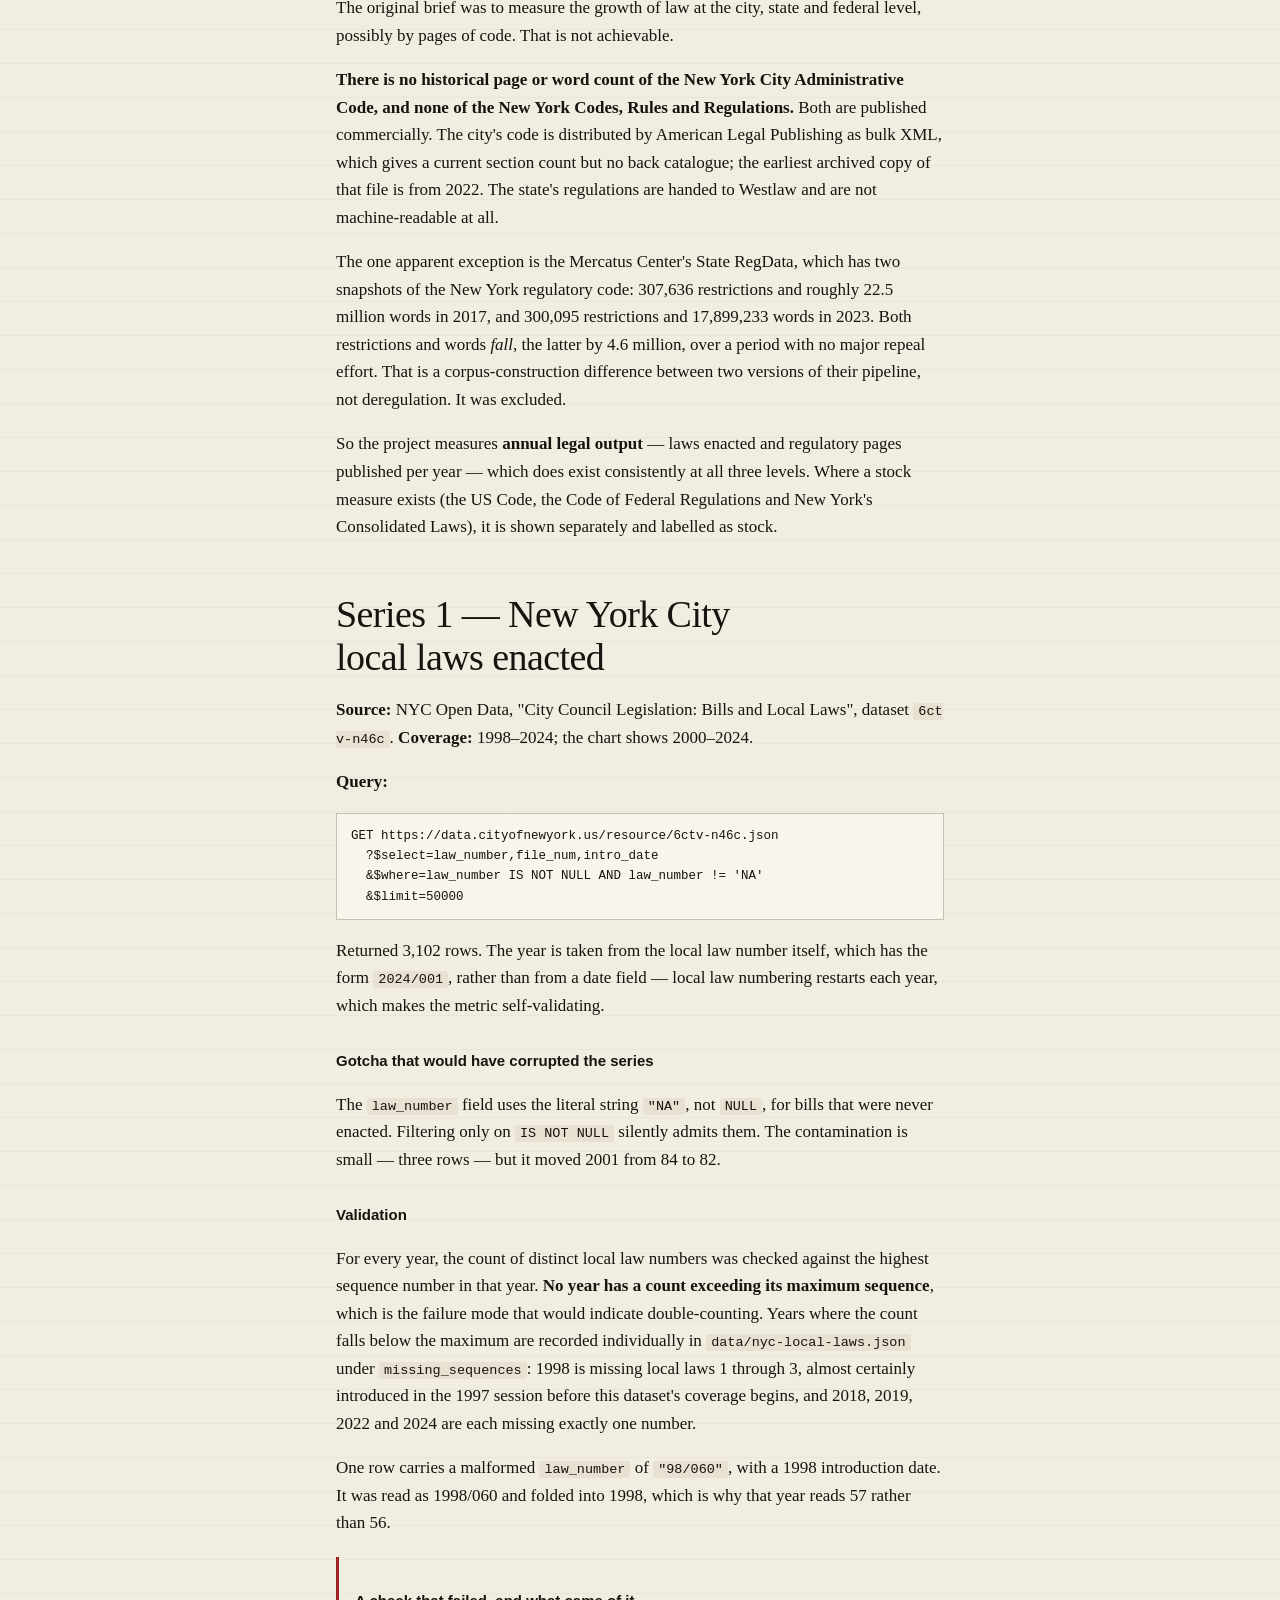
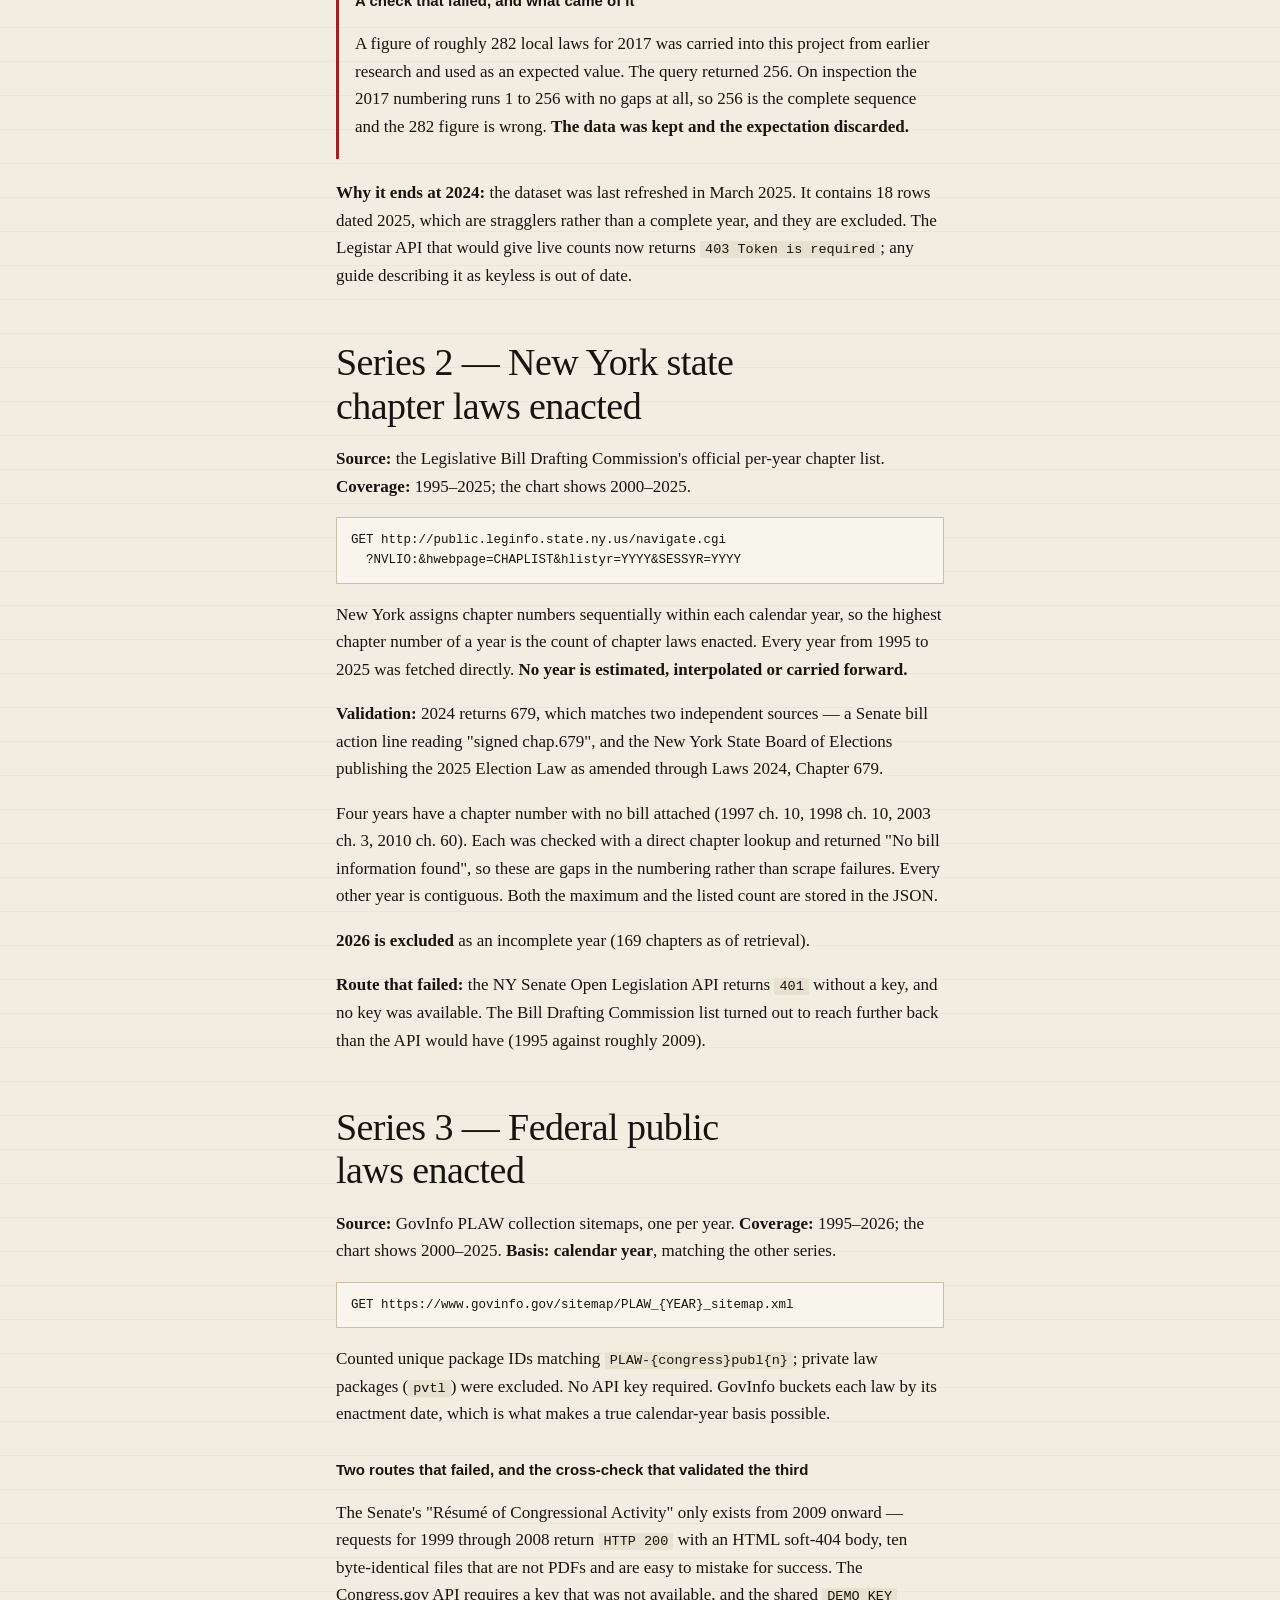
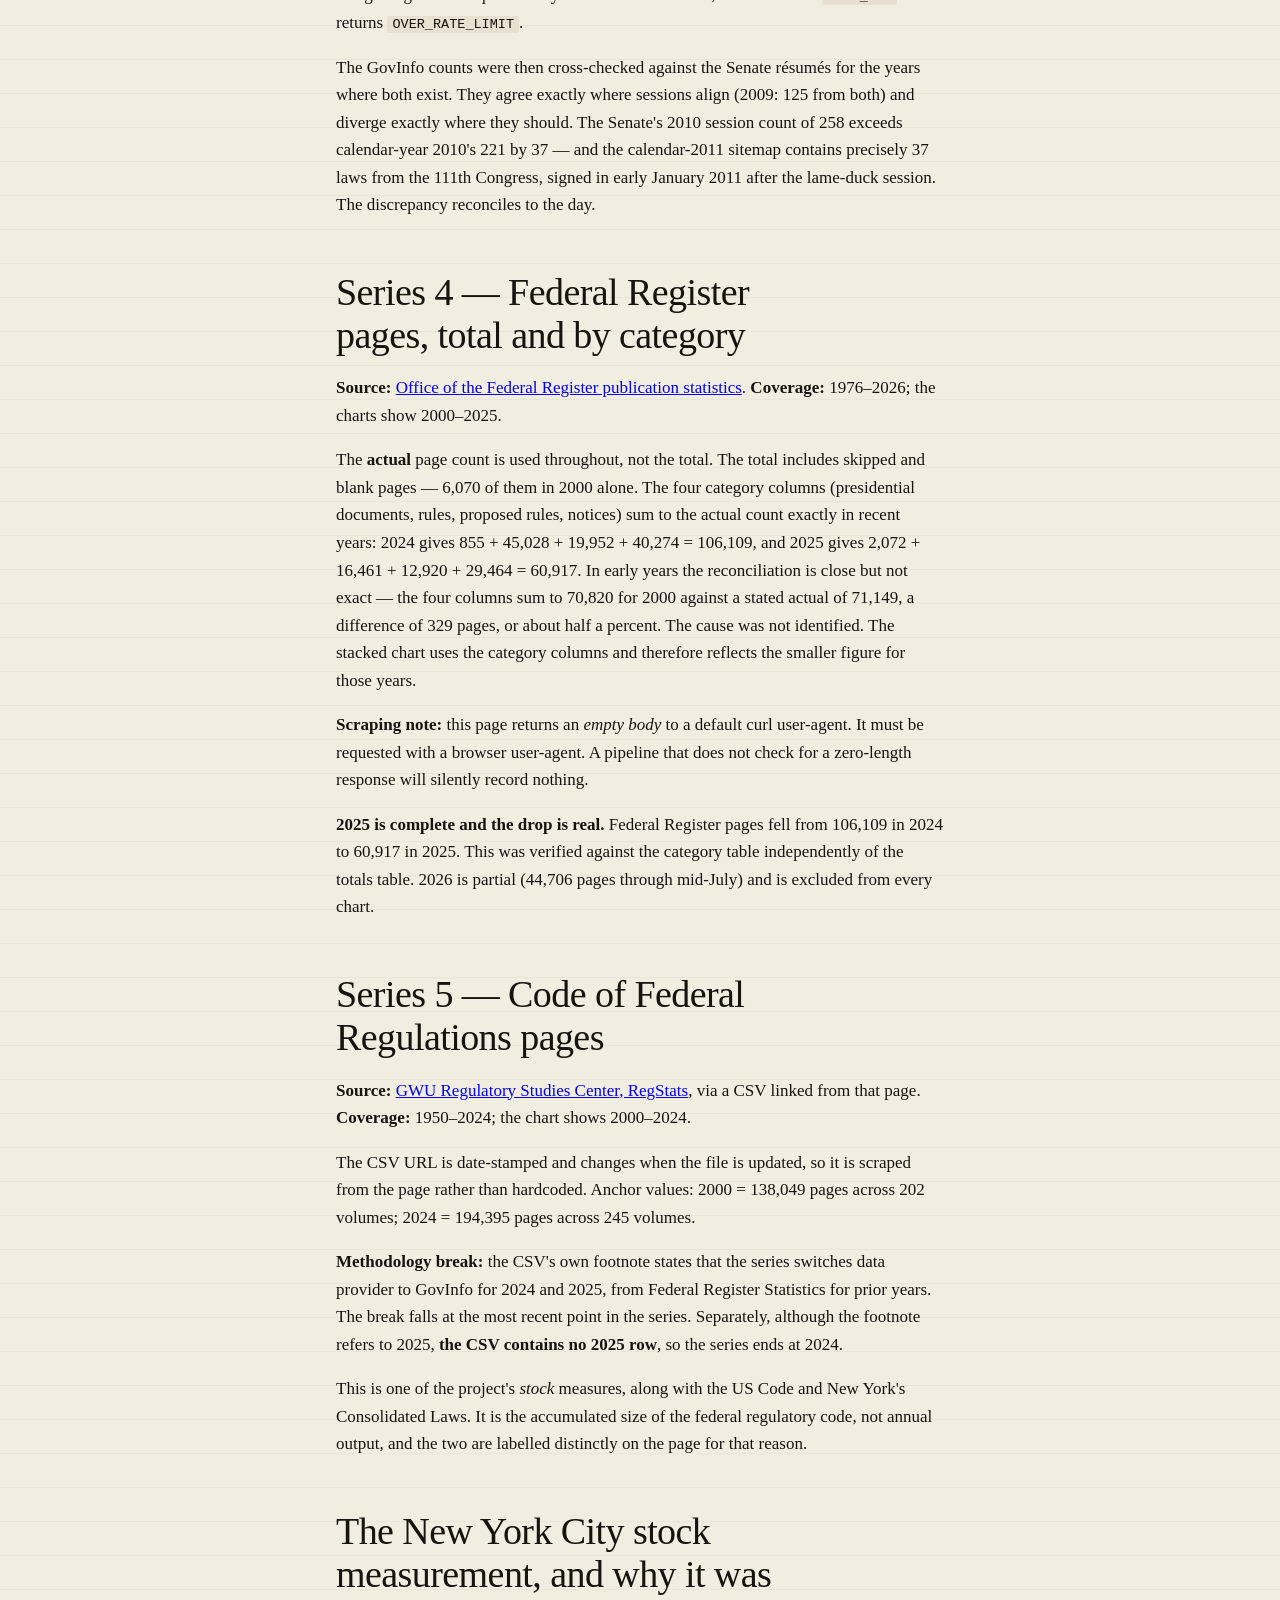
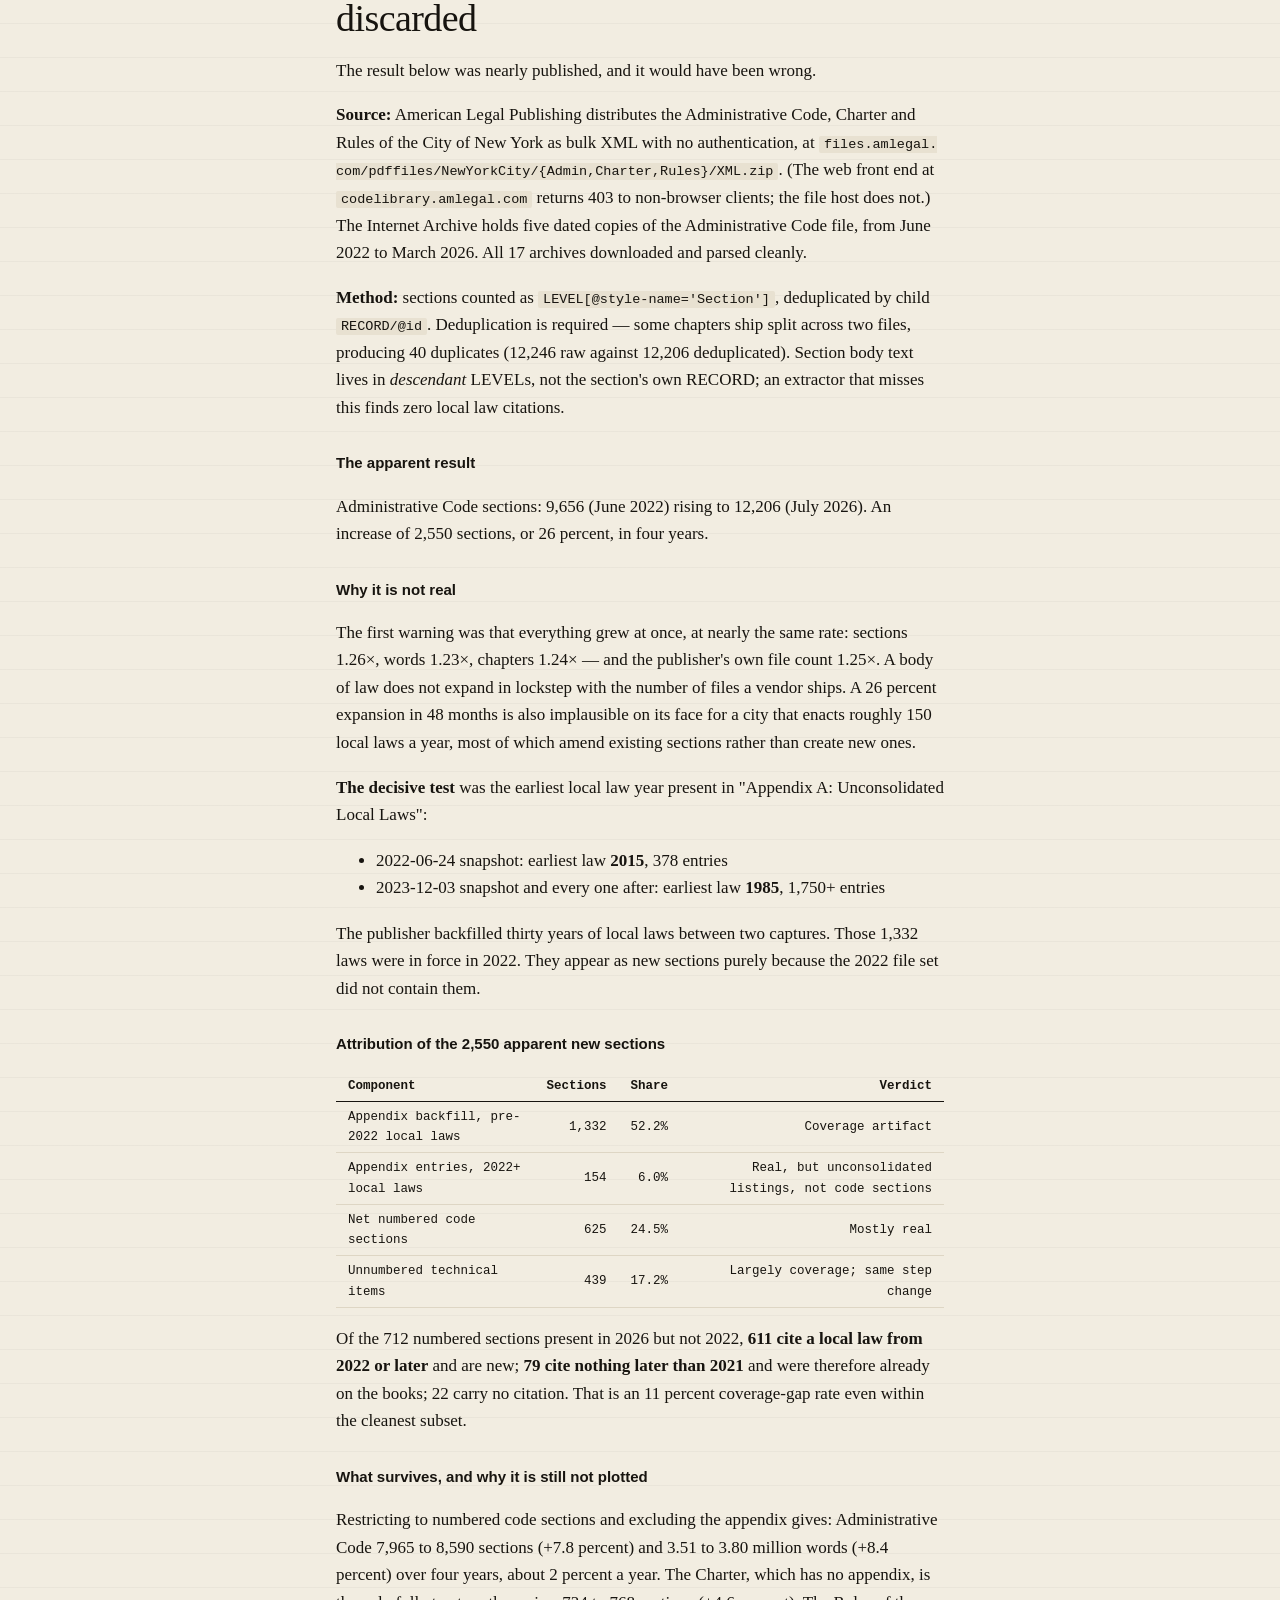
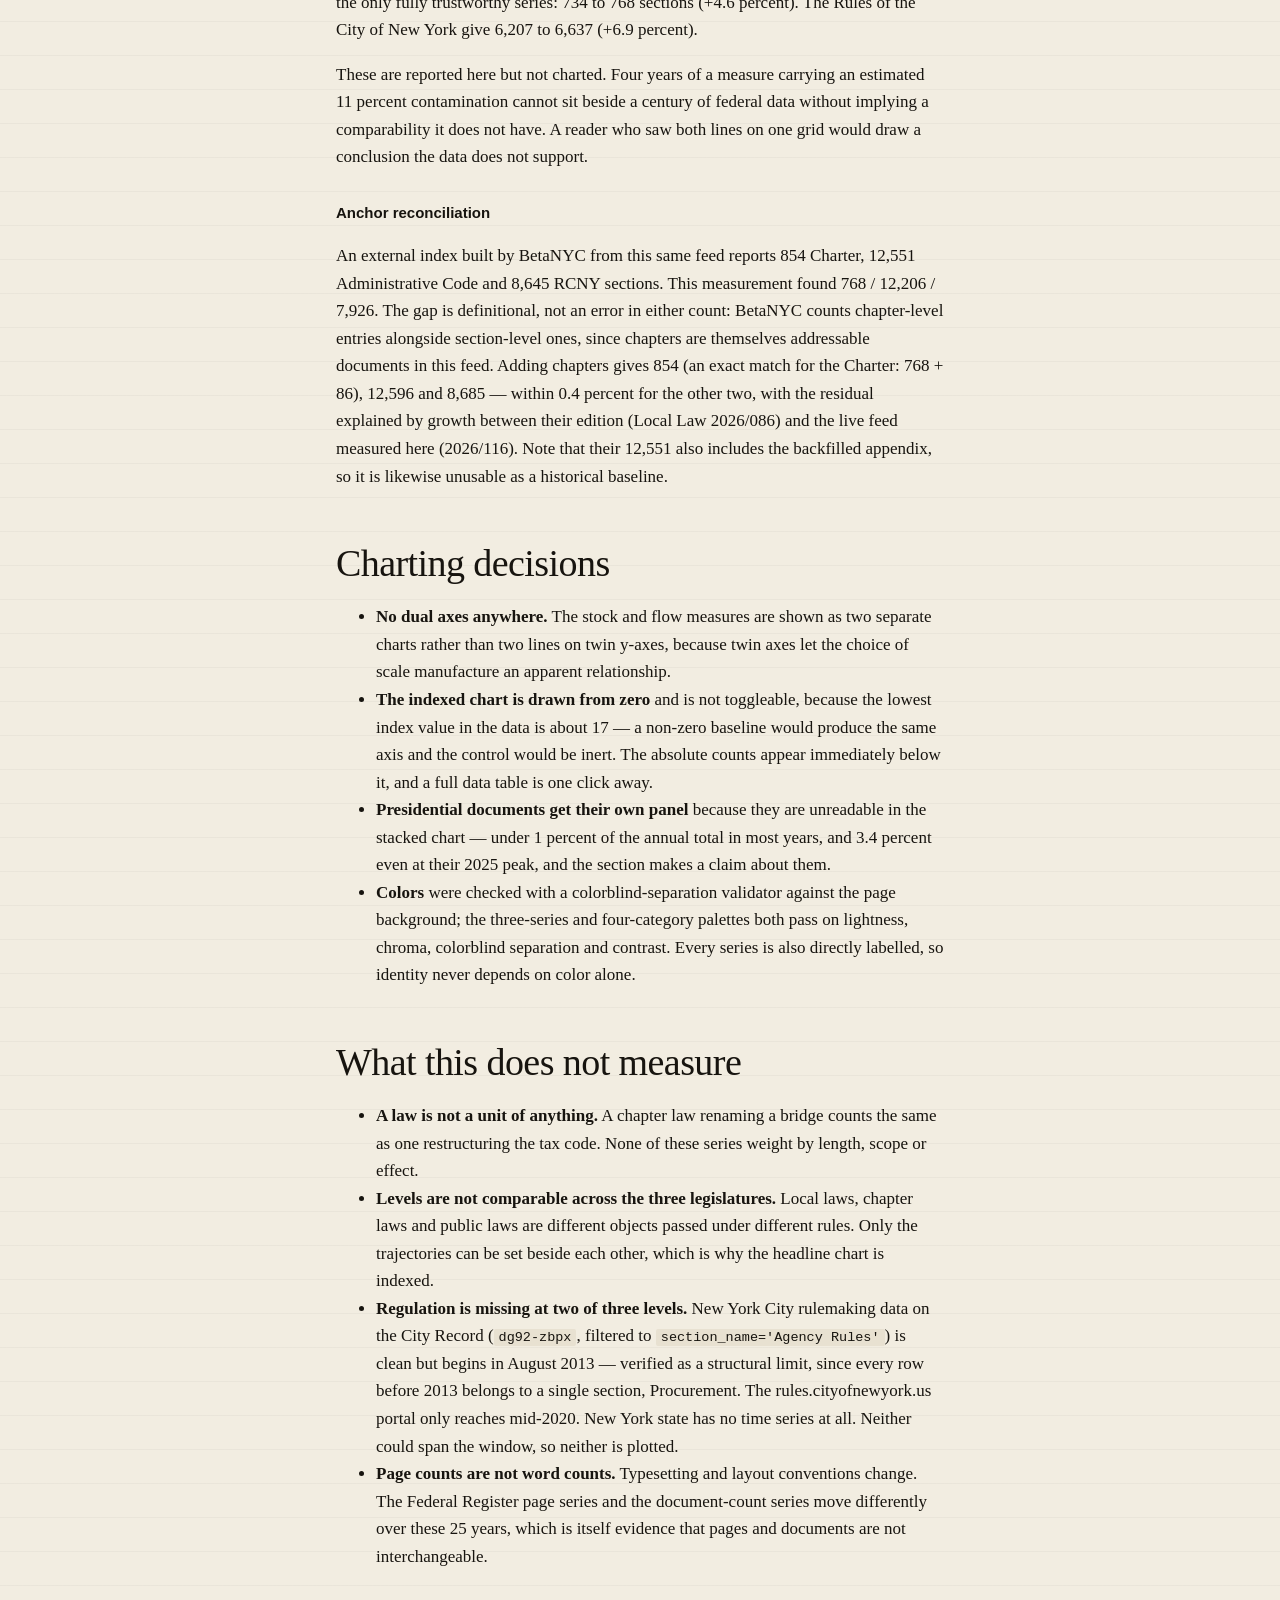
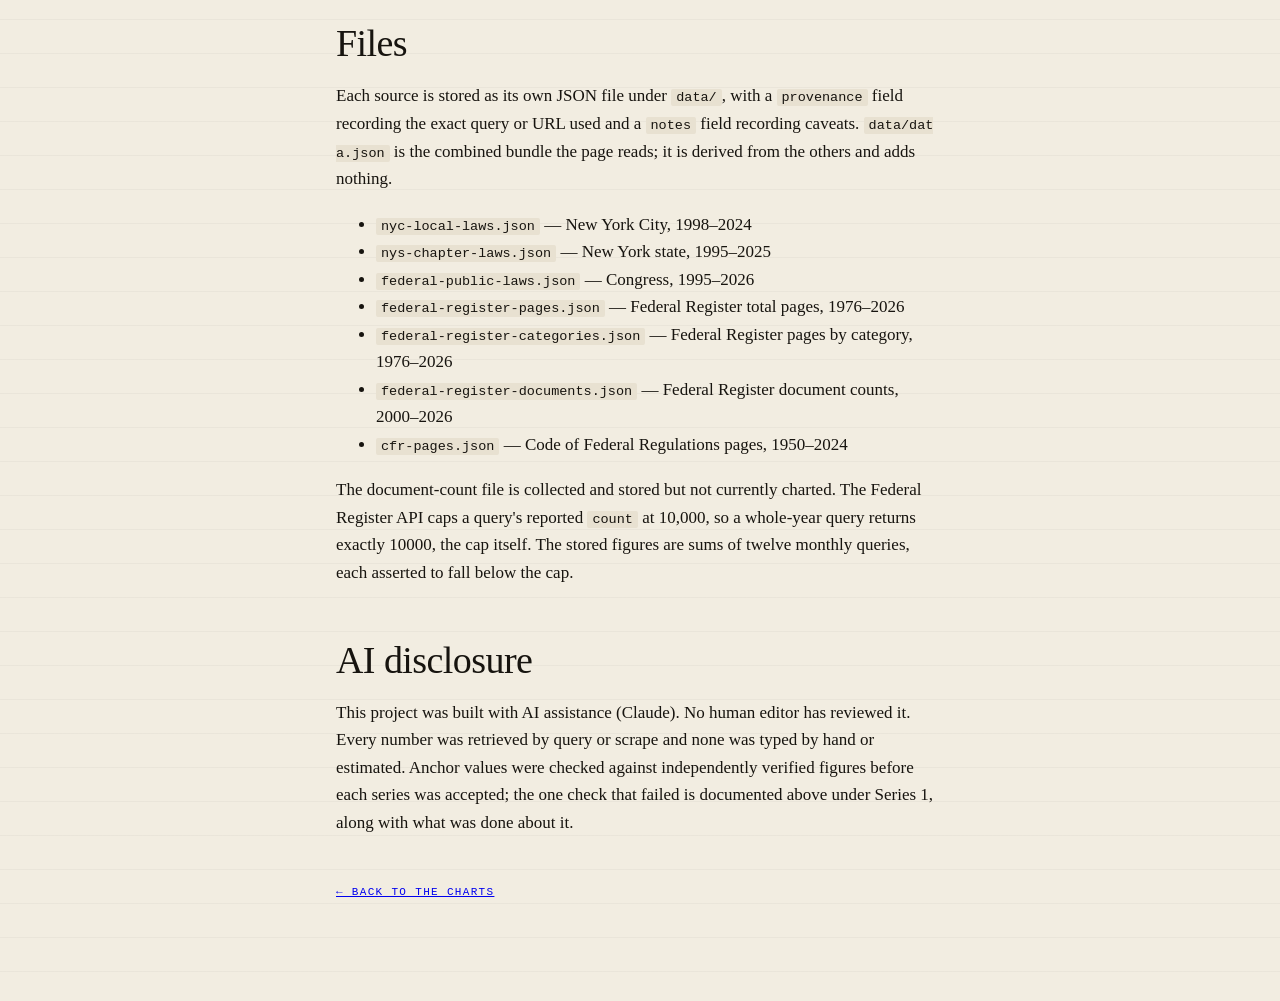
<file: methodology.html>
<!doctype html>
<html lang="en">
<head>
<meta charset="utf-8">
<meta name="viewport" content="width=device-width, initial-scale=1">
<title>Methodology — The growing code</title>
<link rel="stylesheet" href="styles.css">
<style>
  .doc { max-width: 46rem; padding-bottom: 80px; }
  .doc h2 { margin-top: 52px; }
  .doc h3 { font-family: var(--sans); font-size: 15px; margin: 30px 0 6px; }
  .doc p, .doc li { font-size: 17px; }
  .doc code { font-family: var(--mono); font-size: 13.5px; background: var(--paper-deep); padding: 1px 5px; border-radius: 2px; word-break: break-all; }
  .doc pre { font-family: var(--mono); font-size: 12.5px; background: var(--paper-card); border: 1px solid var(--rule); padding: 12px 14px; overflow-x: auto; }
  .doc blockquote { margin: 14px 0; padding-left: 16px; border-left: 3px solid var(--nyc); font-style: normal; color: var(--ink-2); }
  .back { font-family: var(--mono); font-size: 11px; letter-spacing: .12em; text-transform: uppercase; }
  .flag { border-left: 3px solid var(--nyc); padding: 2px 0 2px 16px; margin: 20px 0; }
</style>
</head>
<body>
<div class="wrap doc">

  <header class="site-header">
    <div class="colophon"><a href="index.html" class="back">&larr; The growing code</a></div>
  </header>

  <h1 style="font-size:clamp(34px,6vw,58px)">Methodology</h1>
  <p class="dek">Every series, where it came from, what it counts and what failed.</p>
  <p class="byline">Data retrieved July 19, 2026</p>

  <h2>Stock and flow, and why both are here</h2>
  <p>Two different questions hide inside "how much law is there," and they need different measurements.</p>
  <p><b>Flow</b> is how much law a body enacts in a year. <b>Stock</b> is how much law is on the books at a moment. They are not convertible, because most laws amend laws that already exist. A statute that rewrites forty sections counts as one enactment. So does one that repeals an entire chapter. Counting enactments therefore tells you about legislative activity and almost nothing about the size of the corpus.</p>
  <p>The way out is to stop counting enactments and measure <b>the code itself</b> &mdash; the consolidated text, in which every amendment and repeal has already been applied. Compare the code at two dates and amendments net out automatically; you never have to track them. The size of the code at time T minus its size at time T&minus;1 <em>is</em> the net effect of everything that happened in between.</p>
  <p>That makes the constraint archival rather than conceptual: did anyone preserve a machine-readable copy of the code as it stood in past years? The answer varies enormously by government.</p>
  <table style="margin:18px 0">
    <thead><tr><th>Corpus</th><th>Snapshots from</th><th>Why</th></tr></thead>
    <tbody>
      <tr><td>US Code</td><td>1926</td><td>Bound editions, later digitized</td></tr>
      <tr><td>Code of Federal Regulations</td><td>1950</td><td>Annual page counts published</td></tr>
      <tr><td>NY Consolidated Laws</td><td>Oct 2014</td><td>Senate API retains weekly versions</td></tr>
      <tr><td>NYC Administrative Code</td><td>2022</td><td>Only via archived copies of a publisher's bulk file</td></tr>
      <tr><td>NYCRR (state regulations)</td><td>never</td><td>Licensed to Westlaw, not machine-readable</td></tr>
    </tbody>
  </table>
  <p>The federal government archived its own law. Albany began about a decade ago. New York City effectively did not &mdash; the only reason any earlier snapshot exists is that the Internet Archive happened to capture a commercial publisher's ZIP file a handful of times.</p>

  <h2>Measuring the stock: the US Code</h2>
  <p><b>Primary source:</b> Jeong et al., "A century of evolution in the complexity of the United States legal code," <i>Scientific Data</i> 13:13 (January 2026), data at <a href="https://doi.org/10.6084/m9.figshare.29540039">figshare 10.6084/m9.figshare.29540039</a>. <b>Unit:</b> words. <b>Coverage:</b> 1926&ndash;2023.</p>
  <p>The deposited archive is 1.88 GB. Rather than download it, the ZIP central directory was read over HTTP range requests against the signed storage URL and only the single needed member inflated (<code>Data Set1/ContentsOfTitle.csv</code>, 109 KB compressed).</p>
  <h3>A trap in the file</h3>
  <p>The CSV carries a per-year <code>All titles</code> aggregate row <em>alongside</em> the numbered-title rows. Summing the rows naively double-counts every year. The aggregate row was verified equal to the sum of the numbered titles at a ratio of 1.0000 in all 41 years, and used as the authoritative total.</p>
  <h3>Caveats, in order of how much they matter</h3>
  <ul>
    <li><b>Coverage is not annual before 1994.</b> Main editions appear every six years: 1926, 1934, 1940, 1946, 1952, 1958, 1964, 1970, 1976, 1982, 1988. Annual from 1994. <b>1989&ndash;1993 are absent from the dataset and are omitted rather than interpolated</b>, which is why the chart has a visible gap there rather than a straight line.</li>
    <li><b>Methodology break at 1994.</b> Editions through 1988 were OCR-scanned from print and cleaned with a language model; 1994 onward was taken from official electronic text. Empirically the break produces no visible discontinuity (21.6 percent growth 1982&ndash;88 against 27.1 percent 1988&ndash;94), but pre-1994 values are lower confidence. The authors single out 1926 as their weakest edition.</li>
    <li><b>The level is not comparable to other published figures.</b> The counted text includes section headers, historical notes and revision records &mdash; roughly 54 percent more content than counts covering operative statutory language only. The trend is the reliable part.</li>
  </ul>

  <h3>Independent verification: page counts from GovInfo</h3>
  <p>To check the word series, a second and entirely separate measurement was built from government publication metadata. <code>www.govinfo.gov/metadata/pkg/{package}/mods.xml</code> is keyless and its package-level <code>&lt;extent&gt;</code> matches the authenticated REST API exactly. 1,674 packages were harvested, 1,551 carrying page counts, against the API's reported collection count of 1,552. Coverage 1994&ndash;2024.</p>
  <p><b>The carry-forward gotcha, and proof it is real.</b> The Office of Law Revision Counsel does not reissue every title every year. Summing only the titles published in a given year manufactures a fake collapse: in 2004 just 46 titles were reissued, and the naive sum reads 33,269 pages against a correct 39,231 &mdash; <b>a 15.2 percent phantom dip</b> that would look exactly like deregulation. Every year therefore uses each title's most recent edition at or before that year. Titles are never back-filled, so a title contributes zero until its first edition (Title 54 from 2014, Title 34 from 2017, Title 53 reserved). The naive series is retained in <code>us-code-pages-govinfo.json</code> under <code>naive_no_carry_forward</code>, labelled not to be plotted, purely as a counterexample.</p>
  <p><b>Agreement between the two methods:</b> over the 30 overlapping years, Pearson r = 0.9945 on levels. Growth 1.640&times; (words) against 1.785&times; (pages). Words per page holds near-constant at a mean of 894 with a coefficient of variation of 2.0 percent, which indicates that the two are measuring the same corpus. Indexed to 2000 they finish at 146.1 and 146.3.</p>
  <p><b>One limit:</b> year-over-year <em>increments</em> do not correlate between the two series (r = 0.05). Annual changes are small relative to the lumpiness of page counts and reissue timing. Neither series supports a claim about any single year's change &mdash; only the multi-year trend. Pages growing slightly faster than words is consistent with typesetting drift.</p>

  <h2>The question, and why it had to change</h2>
  <p>The original brief was to measure the growth of law at the city, state and federal level, possibly by pages of code. That is not achievable.</p>
  <p><b>There is no historical page or word count of the New York City Administrative Code, and none of the New York Codes, Rules and Regulations.</b> Both are published commercially. The city's code is distributed by American Legal Publishing as bulk XML, which gives a current section count but no back catalogue; the earliest archived copy of that file is from 2022. The state's regulations are handed to Westlaw and are not machine-readable at all.</p>
  <p>The one apparent exception is the Mercatus Center's State RegData, which has two snapshots of the New York regulatory code: 307,636 restrictions and roughly 22.5 million words in 2017, and 300,095 restrictions and 17,899,233 words in 2023. Both restrictions and words <em>fall</em>, the latter by 4.6 million, over a period with no major repeal effort. That is a corpus-construction difference between two versions of their pipeline, not deregulation. It was excluded.</p>
  <p>So the project measures <b>annual legal output</b> &mdash; laws enacted and regulatory pages published per year &mdash; which does exist consistently at all three levels. Where a stock measure exists (the US Code, the Code of Federal Regulations and New York's Consolidated Laws), it is shown separately and labelled as stock.</p>

  <h2>Series 1 &mdash; New York City local laws enacted</h2>
  <p><b>Source:</b> NYC Open Data, "City Council Legislation: Bills and Local Laws", dataset <code>6ctv-n46c</code>. <b>Coverage:</b> 1998&ndash;2024; the chart shows 2000&ndash;2024.</p>
  <p><b>Query:</b></p>
  <pre>GET https://data.cityofnewyork.us/resource/6ctv-n46c.json
  ?$select=law_number,file_num,intro_date
  &amp;$where=law_number IS NOT NULL AND law_number != 'NA'
  &amp;$limit=50000</pre>
  <p>Returned 3,102 rows. The year is taken from the local law number itself, which has the form <code>2024/001</code>, rather than from a date field &mdash; local law numbering restarts each year, which makes the metric self-validating.</p>

  <h3>Gotcha that would have corrupted the series</h3>
  <p>The <code>law_number</code> field uses the literal string <code>"NA"</code>, not <code>NULL</code>, for bills that were never enacted. Filtering only on <code>IS NOT NULL</code> silently admits them. The contamination is small &mdash; three rows &mdash; but it moved 2001 from 84 to 82.</p>

  <h3>Validation</h3>
  <p>For every year, the count of distinct local law numbers was checked against the highest sequence number in that year. <b>No year has a count exceeding its maximum sequence</b>, which is the failure mode that would indicate double-counting. Years where the count falls below the maximum are recorded individually in <code>data/nyc-local-laws.json</code> under <code>missing_sequences</code>: 1998 is missing local laws 1 through 3, almost certainly introduced in the 1997 session before this dataset's coverage begins, and 2018, 2019, 2022 and 2024 are each missing exactly one number.</p>
  <p>One row carries a malformed <code>law_number</code> of <code>"98/060"</code>, with a 1998 introduction date. It was read as 1998/060 and folded into 1998, which is why that year reads 57 rather than 56.</p>

  <div class="flag">
    <h3>A check that failed, and what came of it</h3>
    <p>A figure of roughly 282 local laws for 2017 was carried into this project from earlier research and used as an expected value. The query returned 256. On inspection the 2017 numbering runs 1 to 256 with no gaps at all, so 256 is the complete sequence and the 282 figure is wrong. <b>The data was kept and the expectation discarded.</b></p>
  </div>

  <p><b>Why it ends at 2024:</b> the dataset was last refreshed in March 2025. It contains 18 rows dated 2025, which are stragglers rather than a complete year, and they are excluded. The Legistar API that would give live counts now returns <code>403 Token is required</code>; any guide describing it as keyless is out of date.</p>

  <h2>Series 2 &mdash; New York state chapter laws enacted</h2>
  <p><b>Source:</b> the Legislative Bill Drafting Commission's official per-year chapter list. <b>Coverage:</b> 1995&ndash;2025; the chart shows 2000&ndash;2025.</p>
  <pre>GET http://public.leginfo.state.ny.us/navigate.cgi
  ?NVLIO:&amp;hwebpage=CHAPLIST&amp;hlistyr=YYYY&amp;SESSYR=YYYY</pre>
  <p>New York assigns chapter numbers sequentially within each calendar year, so the highest chapter number of a year is the count of chapter laws enacted. Every year from 1995 to 2025 was fetched directly. <b>No year is estimated, interpolated or carried forward.</b></p>
  <p><b>Validation:</b> 2024 returns 679, which matches two independent sources &mdash; a Senate bill action line reading <span style="white-space:nowrap">"signed chap.679"</span>, and the New York State Board of Elections publishing the 2025 Election Law as amended through Laws 2024, Chapter 679.</p>
  <p>Four years have a chapter number with no bill attached (1997 ch. 10, 1998 ch. 10, 2003 ch. 3, 2010 ch. 60). Each was checked with a direct chapter lookup and returned "No bill information found", so these are gaps in the numbering rather than scrape failures. Every other year is contiguous. Both the maximum and the listed count are stored in the JSON.</p>
  <p><b>2026 is excluded</b> as an incomplete year (169 chapters as of retrieval).</p>
  <p><b>Route that failed:</b> the NY Senate Open Legislation API returns <code>401</code> without a key, and no key was available. The Bill Drafting Commission list turned out to reach further back than the API would have (1995 against roughly 2009).</p>

  <h2>Series 3 &mdash; Federal public laws enacted</h2>
  <p><b>Source:</b> GovInfo PLAW collection sitemaps, one per year. <b>Coverage:</b> 1995&ndash;2026; the chart shows 2000&ndash;2025. <b>Basis: calendar year</b>, matching the other series.</p>
  <pre>GET https://www.govinfo.gov/sitemap/PLAW_{YEAR}_sitemap.xml</pre>
  <p>Counted unique package IDs matching <code>PLAW-{congress}publ{n}</code>; private law packages (<code>pvtl</code>) were excluded. No API key required. GovInfo buckets each law by its enactment date, which is what makes a true calendar-year basis possible.</p>

  <h3>Two routes that failed, and the cross-check that validated the third</h3>
  <p>The Senate's "Résumé of Congressional Activity" only exists from 2009 onward &mdash; requests for 1999 through 2008 return <code>HTTP 200</code> with an HTML soft-404 body, ten byte-identical files that are not PDFs and are easy to mistake for success. The Congress.gov API requires a key that was not available, and the shared <code>DEMO_KEY</code> returns <code>OVER_RATE_LIMIT</code>.</p>
  <p>The GovInfo counts were then cross-checked against the Senate résumés for the years where both exist. They agree exactly where sessions align (2009: 125 from both) and diverge exactly where they should. The Senate's 2010 session count of 258 exceeds calendar-year 2010's 221 by 37 &mdash; and the calendar-2011 sitemap contains precisely 37 laws from the 111th Congress, signed in early January 2011 after the lame-duck session. The discrepancy reconciles to the day.</p>

  <h2>Series 4 &mdash; Federal Register pages, total and by category</h2>
  <p><b>Source:</b> <a href="https://www.federalregister.gov/reader-aids/federal-register-statistics/category-page-statistics">Office of the Federal Register publication statistics</a>. <b>Coverage:</b> 1976&ndash;2026; the charts show 2000&ndash;2025.</p>
  <p>The <b>actual</b> page count is used throughout, not the total. The total includes skipped and blank pages &mdash; 6,070 of them in 2000 alone. The four category columns (presidential documents, rules, proposed rules, notices) sum to the actual count exactly in recent years: 2024 gives 855 + 45,028 + 19,952 + 40,274 = 106,109, and 2025 gives 2,072 + 16,461 + 12,920 + 29,464 = 60,917. In early years the reconciliation is close but not exact &mdash; the four columns sum to 70,820 for 2000 against a stated actual of 71,149, a difference of 329 pages, or about half a percent. The cause was not identified. The stacked chart uses the category columns and therefore reflects the smaller figure for those years.</p>
  <p><b>Scraping note:</b> this page returns an <em>empty body</em> to a default curl user-agent. It must be requested with a browser user-agent. A pipeline that does not check for a zero-length response will silently record nothing.</p>
  <p><b>2025 is complete and the drop is real.</b> Federal Register pages fell from 106,109 in 2024 to 60,917 in 2025. This was verified against the category table independently of the totals table. 2026 is partial (44,706 pages through mid-July) and is excluded from every chart.</p>

  <h2>Series 5 &mdash; Code of Federal Regulations pages</h2>
  <p><b>Source:</b> <a href="https://regulatorystudies.columbian.gwu.edu/regstats">GWU Regulatory Studies Center, RegStats</a>, via a CSV linked from that page. <b>Coverage:</b> 1950&ndash;2024; the chart shows 2000&ndash;2024.</p>
  <p>The CSV URL is date-stamped and changes when the file is updated, so it is scraped from the page rather than hardcoded. Anchor values: 2000 = 138,049 pages across 202 volumes; 2024 = 194,395 pages across 245 volumes.</p>
  <p><b>Methodology break:</b> the CSV's own footnote states that the series switches data provider to GovInfo for 2024 and 2025, from Federal Register Statistics for prior years. The break falls at the most recent point in the series. Separately, although the footnote refers to 2025, <b>the CSV contains no 2025 row</b>, so the series ends at 2024.</p>
  <p>This is one of the project's <em>stock</em> measures, along with the US Code and New York's Consolidated Laws. It is the accumulated size of the federal regulatory code, not annual output, and the two are labelled distinctly on the page for that reason.</p>

  <h2>The New York City stock measurement, and why it was discarded</h2>
  <p>The result below was nearly published, and it would have been wrong.</p>
  <p><b>Source:</b> American Legal Publishing distributes the Administrative Code, Charter and Rules of the City of New York as bulk XML with no authentication, at <code>files.amlegal.com/pdffiles/NewYorkCity/{Admin,Charter,Rules}/XML.zip</code>. (The web front end at <code>codelibrary.amlegal.com</code> returns 403 to non-browser clients; the file host does not.) The Internet Archive holds five dated copies of the Administrative Code file, from June 2022 to March 2026. All 17 archives downloaded and parsed cleanly.</p>
  <p><b>Method:</b> sections counted as <code>LEVEL[@style-name='Section']</code>, deduplicated by child <code>RECORD/@id</code>. Deduplication is required &mdash; some chapters ship split across two files, producing 40 duplicates (12,246 raw against 12,206 deduplicated). Section body text lives in <em>descendant</em> LEVELs, not the section's own RECORD; an extractor that misses this finds zero local law citations.</p>

  <h3>The apparent result</h3>
  <p>Administrative Code sections: 9,656 (June 2022) rising to 12,206 (July 2026). An increase of 2,550 sections, or 26 percent, in four years.</p>

  <h3>Why it is not real</h3>
  <p>The first warning was that everything grew at once, at nearly the same rate: sections 1.26&times;, words 1.23&times;, chapters 1.24&times; &mdash; and the publisher's own file count 1.25&times;. A body of law does not expand in lockstep with the number of files a vendor ships. A 26 percent expansion in 48 months is also implausible on its face for a city that enacts roughly 150 local laws a year, most of which amend existing sections rather than create new ones.</p>
  <p><b>The decisive test</b> was the earliest local law year present in "Appendix A: Unconsolidated Local Laws":</p>
  <ul>
    <li>2022-06-24 snapshot: earliest law <b>2015</b>, 378 entries</li>
    <li>2023-12-03 snapshot and every one after: earliest law <b>1985</b>, 1,750+ entries</li>
  </ul>
  <p>The publisher backfilled thirty years of local laws between two captures. Those 1,332 laws were in force in 2022. They appear as new sections purely because the 2022 file set did not contain them.</p>

  <h3>Attribution of the 2,550 apparent new sections</h3>
  <table style="margin:14px 0">
    <thead><tr><th>Component</th><th>Sections</th><th>Share</th><th>Verdict</th></tr></thead>
    <tbody>
      <tr><td>Appendix backfill, pre-2022 local laws</td><td>1,332</td><td>52.2%</td><td>Coverage artifact</td></tr>
      <tr><td>Appendix entries, 2022+ local laws</td><td>154</td><td>6.0%</td><td>Real, but unconsolidated listings, not code sections</td></tr>
      <tr><td>Net numbered code sections</td><td>625</td><td>24.5%</td><td>Mostly real</td></tr>
      <tr><td>Unnumbered technical items</td><td>439</td><td>17.2%</td><td>Largely coverage; same step change</td></tr>
    </tbody>
  </table>
  <p>Of the 712 numbered sections present in 2026 but not 2022, <b>611 cite a local law from 2022 or later</b> and are new; <b>79 cite nothing later than 2021</b> and were therefore already on the books; 22 carry no citation. That is an 11 percent coverage-gap rate even within the cleanest subset.</p>

  <h3>What survives, and why it is still not plotted</h3>
  <p>Restricting to numbered code sections and excluding the appendix gives: Administrative Code 7,965 to 8,590 sections (+7.8 percent) and 3.51 to 3.80 million words (+8.4 percent) over four years, about 2 percent a year. The Charter, which has no appendix, is the only fully trustworthy series: 734 to 768 sections (+4.6 percent). The Rules of the City of New York give 6,207 to 6,637 (+6.9 percent).</p>
  <p>These are reported here but not charted. Four years of a measure carrying an estimated 11 percent contamination cannot sit beside a century of federal data without implying a comparability it does not have. A reader who saw both lines on one grid would draw a conclusion the data does not support.</p>

  <h3>Anchor reconciliation</h3>
  <p>An external index built by BetaNYC from this same feed reports 854 Charter, 12,551 Administrative Code and 8,645 RCNY sections. This measurement found 768 / 12,206 / 7,926. The gap is definitional, not an error in either count: BetaNYC counts chapter-level entries alongside section-level ones, since chapters are themselves addressable documents in this feed. Adding chapters gives 854 (an exact match for the Charter: 768 + 86), 12,596 and 8,685 &mdash; within 0.4 percent for the other two, with the residual explained by growth between their edition (Local Law 2026/086) and the live feed measured here (2026/116). Note that their 12,551 also includes the backfilled appendix, so it is likewise unusable as a historical baseline.</p>

  <h2>Charting decisions</h2>
  <ul>
    <li><b>No dual axes anywhere.</b> The stock and flow measures are shown as two separate charts rather than two lines on twin y-axes, because twin axes let the choice of scale manufacture an apparent relationship.</li>
    <li><b>The indexed chart is drawn from zero</b> and is not toggleable, because the lowest index value in the data is about 17 &mdash; a non-zero baseline would produce the same axis and the control would be inert. The absolute counts appear immediately below it, and a full data table is one click away.</li>
    <li><b>Presidential documents get their own panel</b> because they are unreadable in the stacked chart &mdash; under 1 percent of the annual total in most years, and 3.4 percent even at their 2025 peak, and the section makes a claim about them.</li>
    <li><b>Colors</b> were checked with a colorblind-separation validator against the page background; the three-series and four-category palettes both pass on lightness, chroma, colorblind separation and contrast. Every series is also directly labelled, so identity never depends on color alone.</li>
  </ul>

  <h2>What this does not measure</h2>
  <ul>
    <li><b>A law is not a unit of anything.</b> A chapter law renaming a bridge counts the same as one restructuring the tax code. None of these series weight by length, scope or effect.</li>
    <li><b>Levels are not comparable across the three legislatures.</b> Local laws, chapter laws and public laws are different objects passed under different rules. Only the trajectories can be set beside each other, which is why the headline chart is indexed.</li>
    <li><b>Regulation is missing at two of three levels.</b> New York City rulemaking data on the City Record (<code>dg92-zbpx</code>, filtered to <code>section_name='Agency Rules'</code>) is clean but begins in August 2013 &mdash; verified as a structural limit, since every row before 2013 belongs to a single section, Procurement. The rules.cityofnewyork.us portal only reaches mid-2020. New York state has no time series at all. Neither could span the window, so neither is plotted.</li>
    <li><b>Page counts are not word counts.</b> Typesetting and layout conventions change. The Federal Register page series and the document-count series move differently over these 25 years, which is itself evidence that pages and documents are not interchangeable.</li>
  </ul>

  <h2>Files</h2>
  <p>Each source is stored as its own JSON file under <code>data/</code>, with a <code>provenance</code> field recording the exact query or URL used and a <code>notes</code> field recording caveats. <code>data/data.json</code> is the combined bundle the page reads; it is derived from the others and adds nothing.</p>
  <ul>
    <li><code>nyc-local-laws.json</code> &mdash; New York City, 1998&ndash;2024</li>
    <li><code>nys-chapter-laws.json</code> &mdash; New York state, 1995&ndash;2025</li>
    <li><code>federal-public-laws.json</code> &mdash; Congress, 1995&ndash;2026</li>
    <li><code>federal-register-pages.json</code> &mdash; Federal Register total pages, 1976&ndash;2026</li>
    <li><code>federal-register-categories.json</code> &mdash; Federal Register pages by category, 1976&ndash;2026</li>
    <li><code>federal-register-documents.json</code> &mdash; Federal Register document counts, 2000&ndash;2026</li>
    <li><code>cfr-pages.json</code> &mdash; Code of Federal Regulations pages, 1950&ndash;2024</li>
  </ul>
  <p style="margin-top:12px">The document-count file is collected and stored but not currently charted. The Federal Register API caps a query's reported <code>count</code> at 10,000, so a whole-year query returns exactly 10000, the cap itself. The stored figures are sums of twelve monthly queries, each asserted to fall below the cap.</p>

  <h2>AI disclosure</h2>
  <p>This project was built with AI assistance (Claude). No human editor has reviewed it. Every number was retrieved by query or scrape and none was typed by hand or estimated. Anchor values were checked against independently verified figures before each series was accepted; the one check that failed is documented above under Series 1, along with what was done about it.</p>

  <p style="margin-top:40px"><a href="index.html" class="back">&larr; Back to the charts</a></p>

</div>
</body>
</html>
</file>
<file: styles.css>
/* The growing code — statute-book aesthetic
   Paper and ink, ruled margins, letterpress numerals. */

:root {
  --paper:      #f2ede1;
  --paper-deep: #e8e1d1;
  --paper-card: #f8f5ec;
  --ink:        #17140f;
  --ink-2:      #4a443a;
  --ink-3:      #7d766a;
  --rule:       #c9c0ab;
  --rule-soft:  #ded6c4;

  --nyc: #9c2226;
  --nys: #a8730a;
  --fed: #3a5aa8;
  --cat-rules: #3a5aa8;
  --cat-proposed: #a8730a;
  --cat-notices: #9c2226;
  --cat-presidential: #1f8a6d;

  --serif: "Iowan Old Style", "Palatino Linotype", Palatino, "Book Antiqua", Georgia, serif;
  --sans: "Helvetica Neue", Helvetica, Arial, sans-serif;
  --mono: ui-monospace, "SF Mono", SFMono-Regular, Menlo, Consolas, monospace;

  --measure: 34rem;
  --gutter: clamp(20px, 5vw, 64px);
}

* { box-sizing: border-box; }

html { -webkit-text-size-adjust: 100%; }

body {
  margin: 0;
  background: var(--paper);
  color: var(--ink);
  font-family: var(--serif);
  font-size: 18px;
  line-height: 1.62;
  /* faint ruled-paper texture */
  background-image: repeating-linear-gradient(
    to bottom, transparent 0, transparent 33px, rgba(23,20,15,.035) 33px, rgba(23,20,15,.035) 34px);
}

.wrap { max-width: 1120px; margin: 0 auto; padding: 0 var(--gutter); }

/* ---------- header ---------- */

.site-header {
  position: relative;
  border-bottom: 3px double var(--ink);
  padding: 18px 0 14px;
  margin-bottom: 48px;
  display: flex;
  align-items: baseline;
  justify-content: space-between;
  gap: 16px;
  flex-wrap: wrap;
}

.colophon {
  font-family: var(--mono);
  font-size: 11px;
  letter-spacing: .14em;
  text-transform: uppercase;
  color: var(--ink-2);
}

.ai-caution-btn {
  font-family: var(--sans);
  font-weight: 700;
  font-size: 11px;
  letter-spacing: .08em;
  text-transform: uppercase;
  background: #7a1f2b;
  color: #fff;
  border: none;
  border-radius: 2px;
  padding: 7px 12px;
  cursor: pointer;
}
.ai-caution-btn:hover { background: #93313d; }

.ai-caution-pop {
  position: absolute;
  right: var(--gutter);
  top: 52px;
  z-index: 1200;
  background: #1d2a52;
  color: #fff;
  padding: 18px 20px;
  max-width: 460px;
  border-radius: 3px;
  box-shadow: 0 8px 30px rgba(0,0,0,.35);
  font-family: var(--sans);
  font-size: 13.5px;
  line-height: 1.5;
}
.ai-caution-pop strong { display: block; margin-bottom: 6px; font-size: 14px; }
.ai-caution-pop ul { margin: 8px 0 0; padding-left: 18px; }
.ai-caution-pop li { margin-bottom: 6px; }
.ai-caution-pop a { color: #d6e04a; }

/* ---------- masthead ---------- */

.masthead { margin-bottom: 56px; }

.kicker {
  font-family: var(--mono);
  font-size: 11.5px;
  letter-spacing: .2em;
  text-transform: uppercase;
  color: var(--nyc);
  margin: 0 0 18px;
}

h1 {
  font-family: var(--serif);
  font-weight: 400;
  font-size: clamp(42px, 8vw, 92px);
  line-height: .98;
  letter-spacing: -.02em;
  margin: 0 0 22px;
  max-width: 18ch;
}

.dek {
  font-size: clamp(19px, 2.2vw, 23px);
  line-height: 1.5;
  color: var(--ink-2);
  max-width: var(--measure);
  margin: 0 0 26px;
}

.byline {
  font-family: var(--mono);
  font-size: 11px;
  letter-spacing: .12em;
  text-transform: uppercase;
  color: var(--ink-3);
  border-top: 1px solid var(--rule);
  padding-top: 12px;
  max-width: var(--measure);
}

/* ---------- headline figures ---------- */

.figures {
  display: grid;
  grid-template-columns: repeat(auto-fit, minmax(200px, 1fr));
  gap: 0;
  border-top: 2px solid var(--ink);
  border-bottom: 2px solid var(--ink);
  margin: 0 0 64px;
}

.fig {
  padding: 26px 22px 24px;
  border-right: 1px solid var(--rule);
}
.fig:last-child { border-right: none; }

.fig-num {
  font-family: var(--serif);
  font-size: clamp(44px, 6vw, 62px);
  line-height: 1;
  letter-spacing: -.03em;
  font-variant-numeric: lining-nums tabular-nums;
  margin-bottom: 10px;
}
.fig-num.up   { color: var(--nyc); }
.fig-num.flat { color: var(--nys); }
.fig-num.down { color: var(--fed); }

.fig-label {
  font-family: var(--sans);
  font-size: 13.5px;
  line-height: 1.45;
  color: var(--ink-2);
}
.fig-label b { color: var(--ink); font-weight: 700; }

/* ---------- sections ---------- */

section { margin-bottom: 76px; }

.sec-head {
  border-top: 1px solid var(--ink);
  padding-top: 14px;
  margin-bottom: 26px;
  display: flex;
  align-items: baseline;
  gap: 14px;
}
.sec-num {
  font-family: var(--mono);
  font-size: 11px;
  letter-spacing: .14em;
  color: var(--nyc);
  padding-top: 6px;
}
h2 {
  font-family: var(--serif);
  font-weight: 400;
  font-size: clamp(26px, 3.6vw, 38px);
  line-height: 1.14;
  letter-spacing: -.015em;
  margin: 0;
  max-width: 24ch;
}

.standfirst {
  max-width: var(--measure);
  color: var(--ink-2);
  font-size: 18px;
  margin: 0 0 30px;
}

.note {
  font-family: var(--sans);
  font-size: 13px;
  line-height: 1.55;
  color: var(--ink-3);
  max-width: 46rem;
  margin: 16px 0 0;
  padding-left: 14px;
  border-left: 2px solid var(--rule);
}
.note a { color: var(--ink-2); }

/* ---------- chart chrome ---------- */

.chart-card {
  background: var(--paper-card);
  border: 1px solid var(--rule);
  padding: 22px 22px 16px;
}

.chart-title {
  font-family: var(--sans);
  font-weight: 700;
  font-size: 15px;
  letter-spacing: -.005em;
  margin: 0 0 3px;
}
.chart-sub {
  font-family: var(--sans);
  font-size: 12.5px;
  color: var(--ink-3);
  margin: 0 0 18px;
}

.controls {
  display: flex;
  gap: 8px;
  align-items: center;
  flex-wrap: wrap;
  margin: 0 0 18px;
}

.toggle {
  font-family: var(--sans);
  font-size: 11.5px;
  font-weight: 600;
  letter-spacing: .04em;
  background: transparent;
  color: var(--ink-2);
  border: 1px solid var(--rule);
  border-radius: 2px;
  padding: 6px 11px;
  cursor: pointer;
}
.toggle:hover { border-color: var(--ink-3); color: var(--ink); }
.toggle[aria-pressed="true"] {
  background: var(--ink);
  border-color: var(--ink);
  color: var(--paper);
}

.legend {
  display: flex;
  gap: 18px;
  flex-wrap: wrap;
  font-family: var(--sans);
  font-size: 12.5px;
  color: var(--ink-2);
  margin: 0 0 14px;
}
.legend span { display: inline-flex; align-items: center; gap: 7px; }
.swatch { width: 13px; height: 3px; border-radius: 2px; display: inline-block; }
.swatch.block { height: 12px; width: 12px; border-radius: 2px; }

svg { display: block; width: 100%; height: auto; overflow: visible; }

.grid-line { stroke: var(--rule-soft); stroke-width: 1; }
.axis-line { stroke: var(--rule); stroke-width: 1; }
.base-line { stroke: var(--ink-3); stroke-width: 1; stroke-dasharray: 3 3; }
.tick {
  font-family: var(--mono);
  font-size: 10.5px;
  fill: var(--ink-3);
  font-variant-numeric: tabular-nums;
}
.series-line { fill: none; stroke-width: 2; stroke-linejoin: round; stroke-linecap: round; }
.series-dot { stroke: var(--paper-card); stroke-width: 2; }
.direct-label {
  font-family: var(--sans);
  font-size: 12px;
  font-weight: 700;
}
/* stroke-opacity, not opacity — the `opacity` attribute is the JS show/hide switch
   and a CSS `opacity` rule here would override it. */
.crosshair { stroke: var(--ink); stroke-width: 1; stroke-dasharray: 2 3; stroke-opacity: .5; }

/* small multiples */
.smalls {
  display: grid;
  grid-template-columns: repeat(auto-fit, minmax(280px, 1fr));
  gap: 1px;
  background: var(--rule);
  border: 1px solid var(--rule);
}
.small { background: var(--paper-card); padding: 18px 18px 12px; }
.small h3 {
  font-family: var(--sans);
  font-size: 14px;
  font-weight: 700;
  margin: 0 0 2px;
}
.small .small-sub {
  font-family: var(--sans);
  font-size: 12px;
  color: var(--ink-3);
  margin: 0 0 4px;
}
.small .small-delta {
  font-family: var(--mono);
  font-size: 12px;
  margin: 0 0 14px;
  font-variant-numeric: tabular-nums;
}

.pair {
  display: grid;
  grid-template-columns: repeat(auto-fit, minmax(320px, 1fr));
  gap: 22px;
}

/* tooltip */
.tip {
  position: fixed;
  pointer-events: none;
  z-index: 900;
  background: var(--ink);
  color: var(--paper);
  font-family: var(--sans);
  font-size: 12.5px;
  line-height: 1.45;
  padding: 9px 11px;
  border-radius: 3px;
  box-shadow: 0 6px 20px rgba(0,0,0,.28);
  opacity: 0;
  transition: opacity .1s;
  max-width: 250px;
}
.tip.on { opacity: 1; }
.tip .tip-yr {
  font-family: var(--mono);
  font-size: 11px;
  letter-spacing: .1em;
  color: #b8b0a0;
  display: block;
  margin-bottom: 5px;
}
.tip .tip-row { display: flex; align-items: center; gap: 7px; white-space: nowrap; }
.tip .tip-row b { font-variant-numeric: tabular-nums; margin-left: auto; padding-left: 12px; }

/* table view */
.table-wrap { overflow-x: auto; margin-top: 18px; }
table { border-collapse: collapse; font-family: var(--mono); font-size: 12.5px; width: 100%; }
th, td { text-align: right; padding: 5px 12px; border-bottom: 1px solid var(--rule-soft); font-variant-numeric: tabular-nums; }
th:first-child, td:first-child { text-align: left; }
thead th { border-bottom: 1px solid var(--ink); font-weight: 700; color: var(--ink); }
tbody tr:hover { background: var(--paper-deep); }
[hidden] { display: none !important; }

/* footer */
footer {
  border-top: 3px double var(--ink);
  padding: 28px 0 70px;
  font-family: var(--sans);
  font-size: 13px;
  line-height: 1.6;
  color: var(--ink-2);
}
footer a { color: var(--ink); }
footer h3 {
  font-family: var(--mono);
  font-size: 11px;
  letter-spacing: .14em;
  text-transform: uppercase;
  color: var(--ink-3);
  margin: 0 0 10px;
  font-weight: 400;
}
footer ul { margin: 0; padding-left: 18px; }
footer li { margin-bottom: 5px; }

@media (max-width: 640px) {
  body { font-size: 17px; }
  .fig { border-right: none; border-bottom: 1px solid var(--rule); }
  .fig:last-child { border-bottom: none; }
  .ai-caution-pop { left: var(--gutter); right: var(--gutter); max-width: none; }
}

/* dashed legend swatch — marks a flow series against solid stock series */
.swatch.dashed {
  background: repeating-linear-gradient(to right,
    var(--sw) 0 5px, transparent 5px 9px);
}
</file>
